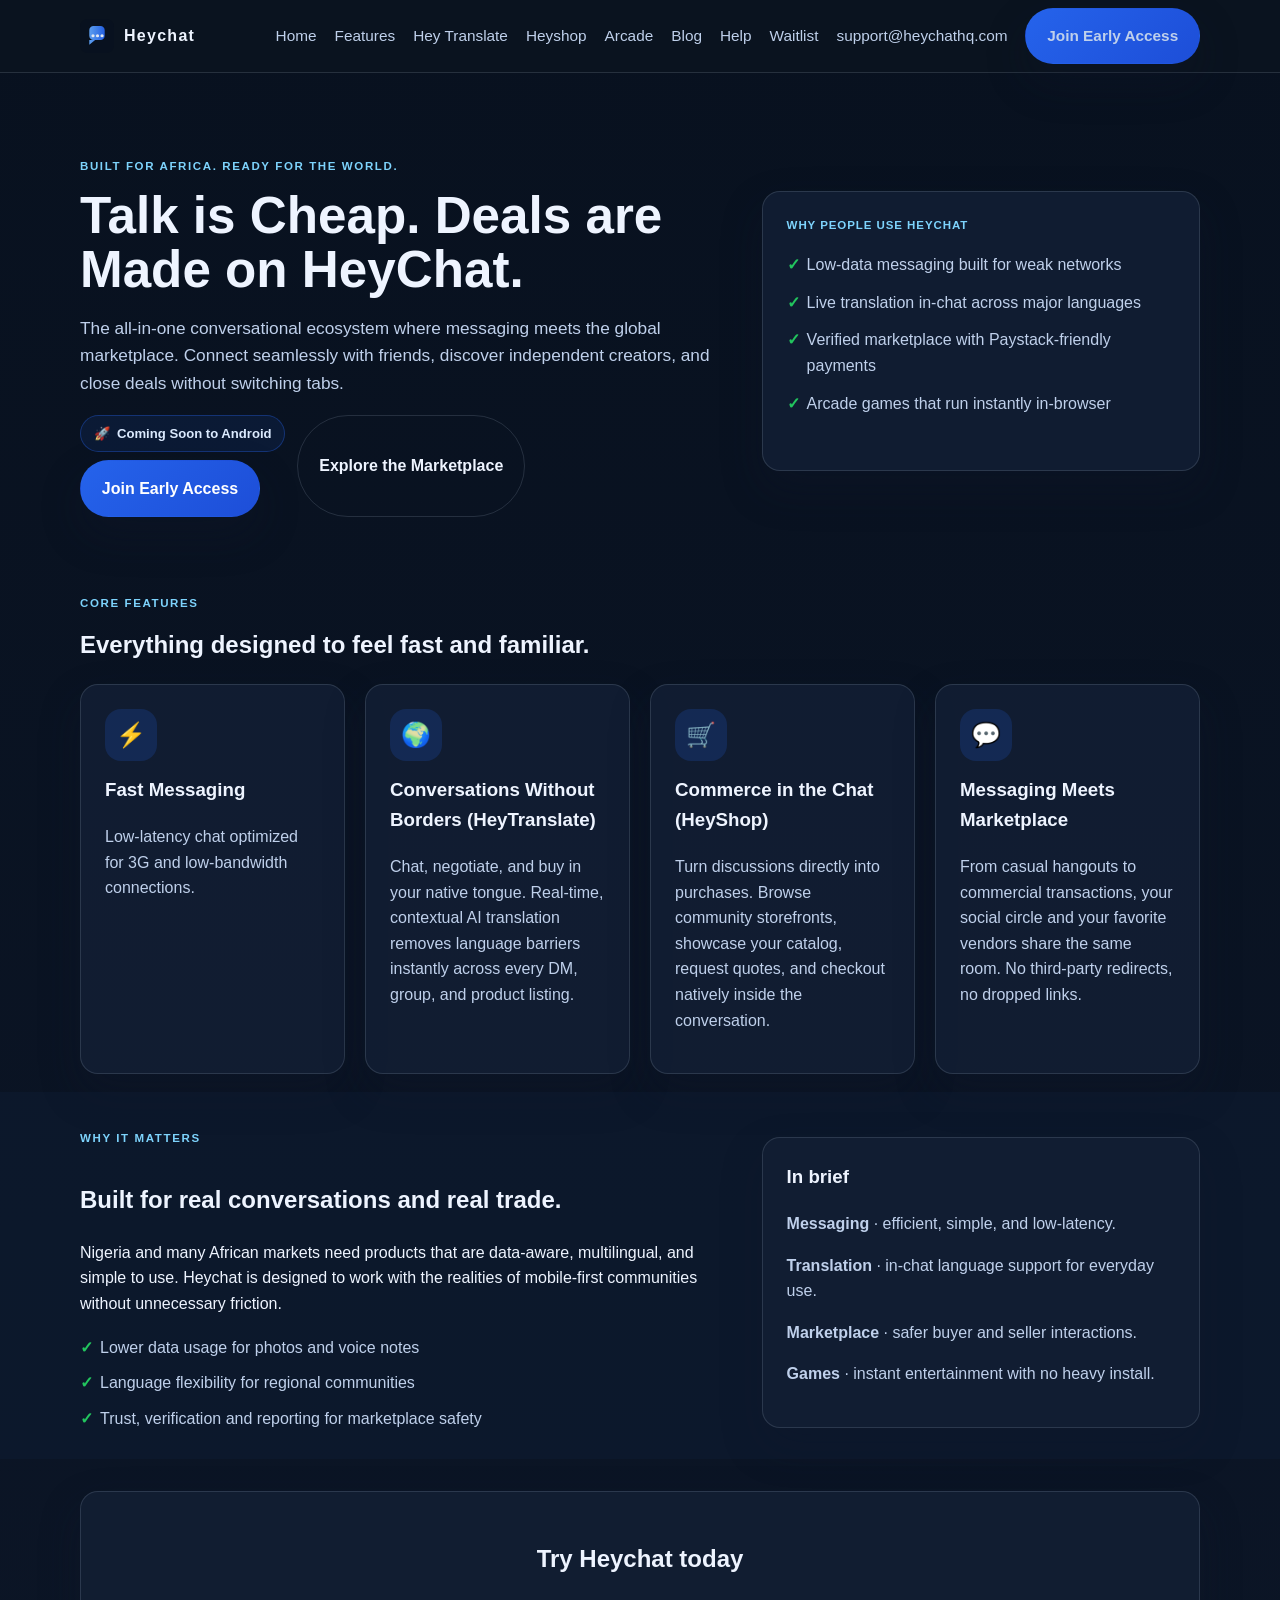
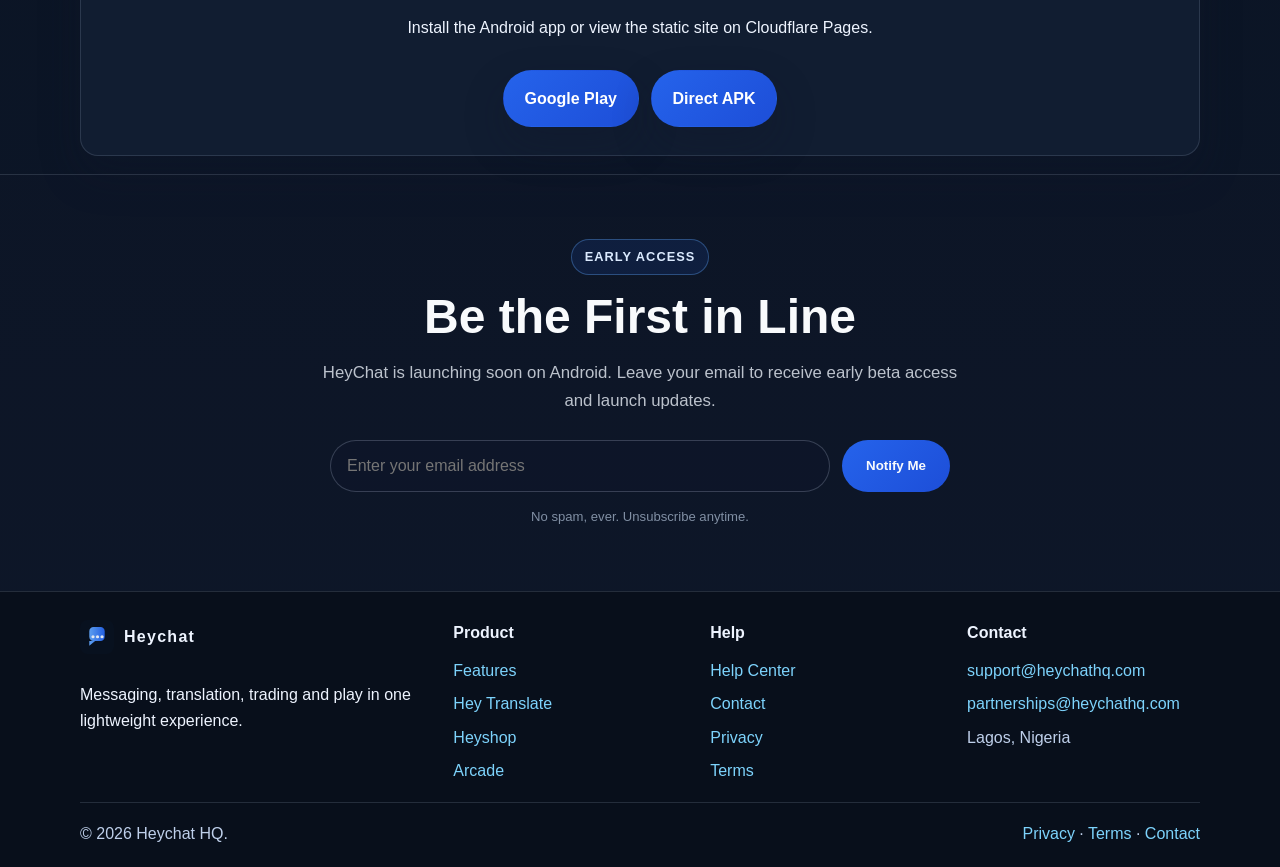
<file: index.html>
<!DOCTYPE html>
<html lang="en">
  <head>
    <meta charset="UTF-8" />
    <meta name="viewport" content="width=device-width, initial-scale=1.0" />
    <title>HeyChat — The Conversational Marketplace</title>
    <meta
      name="description"
      content="Connect with friends, discover verified sellers, translate chats instantly, and play casual web games. Coming soon to Android."
    />
    <meta name="theme-color" content="#2563eb" />

    <meta property="og:type" content="website" />
    <meta property="og:url" content="https://heychathq.com/" />
    <meta property="og:title" content="HeyChat — Chat, Shop & Play" />
    <meta
      property="og:description"
      content="Connect with friends, buy directly in chat, and play web games. Early access now open."
    />
    <meta property="og:image" content="./assets/og-preview.png" />

    <meta name="twitter:card" content="summary_large_image" />
    <meta name="twitter:title" content="HeyChat — The Conversational Marketplace" />
    <meta
      name="twitter:description"
      content="Chat, buy from local sellers, and play games on web and Android."
    />
    <meta name="twitter:image" content="./assets/og-preview.png" />

    <link rel="icon" type="image/png" href="./assets/favicon.png" />
    <link rel="stylesheet" href="css/styles.css" />
    <link rel="stylesheet" href="css/responsive.css" />
    <style>
      html {
        scroll-behavior: smooth;
      }

      @media (max-width: 768px) {
        .nav-shell {
          position: relative;
        }

        .nav-toggle {
          display: inline-flex !important;
          align-items: center;
          justify-content: center;
          width: 42px;
          height: 42px;
          border: 1px solid rgba(148, 163, 184, 0.3);
          border-radius: 10px;
          background: rgba(15, 23, 42, 0.9);
          color: #f8fafc;
          cursor: pointer;
          z-index: 10000;
        }

        .nav-links {
          display: none;
          position: absolute;
          top: calc(100% + 10px);
          left: 0;
          right: 0;
          flex-direction: column;
          gap: 0.5rem;
          padding: 0.85rem;
          background: rgba(11, 18, 32, 0.98);
          border: 1px solid rgba(148, 163, 184, 0.2);
          border-radius: 14px;
          box-shadow: 0 18px 40px rgba(2, 6, 23, 0.45);
          z-index: 9999;
        }

        .nav-links.active {
          display: flex;
        }

        .nav-links a {
          display: block;
          width: 100%;
          padding: 0.85rem 0.95rem;
          border-radius: 10px;
          color: #f8fafc;
          background: rgba(148, 163, 184, 0.06);
          text-decoration: none;
          font-weight: 600;
          line-height: 1.2;
          text-align: left;
        }

        .nav-links a:hover,
        .nav-links a:focus {
          background: rgba(37, 99, 235, 0.18);
        }
      }
    </style>
  </head>
  <body>
    <header class="site-header">
      <div class="container nav-shell">
        <a class="brand" href="index.html" aria-label="Heychat home">
          <img src="assets/logo.svg" alt="Heychat logo" width="34" height="34" />
          <span>Heychat</span>
        </a>

        <button
          class="nav-toggle"
          id="menu-toggle"
          type="button"
          aria-label="Open menu"
          aria-expanded="false"
          aria-controls="site-nav"
        >
          <span></span>
        </button>

        <nav class="nav-links" id="site-nav" aria-label="Main navigation">
          <a href="index.html">Home</a>
          <a href="features.html">Features</a>
          <a href="features.html#translate">Hey Translate</a>
          <a href="heyshop.html">Heyshop</a>
          <a href="games.html">Arcade</a>
          <a href="blog.html">Blog</a>
          <a href="help.html">Help</a>
          <a href="#waitlist">Waitlist</a>
          <a href="mailto:support@heychathq.com">support@heychathq.com</a>
          <a class="btn btn-primary" href="#waitlist">Join Early Access</a>
        </nav>
      </div>
    </header>

    <main>
      <section class="hero">
        <div class="container hero-grid">
          <div class="hero-copy">
            <p class="eyebrow">Built for Africa. Ready for the world.</p>
            <h1>Talk is Cheap. Deals are Made on HeyChat.</h1>
            <p class="lead">
              The all-in-one conversational ecosystem where messaging meets the global marketplace.
              Connect seamlessly with friends, discover independent creators, and close deals without switching tabs.
            </p>
            <div class="btn-row">
              <div style="display: flex; flex-direction: column; align-items: flex-start; gap: 0.5rem;">
                <span
                  style="display: inline-flex; align-items: center; gap: 0.45rem; padding: 0.45rem 0.8rem; border: 1px solid rgba(37, 99, 235, 0.35); border-radius: 999px; background: rgba(37, 99, 235, 0.1); color: #dbeafe; font-size: 0.82rem; font-weight: 700;"
                  aria-label="Coming soon to Android"
                >
                  <span aria-hidden="true">🚀</span>
                  Coming Soon to Android
                </span>
                <a class="btn btn-primary" href="#waitlist">Join Early Access</a>
              </div>
              <a class="btn btn-secondary" href="heyshop.html">Explore the Marketplace</a>
            </div>
          </div>

          <div class="hero-card">
            <div class="mini-label">Why people use Heychat</div>
            <ul class="check-list">
              <li>Low-data messaging built for weak networks</li>
              <li>Live translation in-chat across major languages</li>
              <li>Verified marketplace with Paystack-friendly payments</li>
              <li>Arcade games that run instantly in-browser</li>
            </ul>
          </div>
        </div>
      </section>

      <section class="section">
        <div class="container">
          <div class="section-head">
            <span class="eyebrow">Core features</span>
            <h2>Everything designed to feel fast and familiar.</h2>
          </div>

          <div class="grid grid-4">
            <article class="card">
              <div class="icon">⚡</div>
              <h3>Fast Messaging</h3>
              <p>Low-latency chat optimized for 3G and low-bandwidth connections.</p>
            </article>
            <article class="card">
              <div class="icon">🌍</div>
              <h3>Conversations Without Borders (HeyTranslate)</h3>
              <p>Chat, negotiate, and buy in your native tongue. Real-time, contextual AI translation removes language barriers instantly across every DM, group, and product listing.</p>
            </article>
            <article class="card">
              <div class="icon">🛒</div>
              <h3>Commerce in the Chat (HeyShop)</h3>
              <p>Turn discussions directly into purchases. Browse community storefronts, showcase your catalog, request quotes, and checkout natively inside the conversation.</p>
            </article>
            <article class="card">
              <div class="icon">💬</div>
              <h3>Messaging Meets Marketplace</h3>
              <p>From casual hangouts to commercial transactions, your social circle and your favorite vendors share the same room. No third-party redirects, no dropped links.</p>
            </article>
          </div>
        </div>
      </section>

      <section class="section soft">
        <div class="container split">
          <div>
            <span class="eyebrow">Why it matters</span>
            <h2>Built for real conversations and real trade.</h2>
            <p>
              Nigeria and many African markets need products that are data-aware, multilingual, and simple to use.
              Heychat is designed to work with the realities of mobile-first communities without unnecessary friction.
            </p>
            <ul class="check-list inline-checks">
              <li>Lower data usage for photos and voice notes</li>
              <li>Language flexibility for regional communities</li>
              <li>Trust, verification and reporting for marketplace safety</li>
            </ul>
          </div>
          <div class="info-panel">
            <h3>In brief</h3>
            <p><strong>Messaging</strong> · efficient, simple, and low-latency.</p>
            <p><strong>Translation</strong> · in-chat language support for everyday use.</p>
            <p><strong>Marketplace</strong> · safer buyer and seller interactions.</p>
            <p><strong>Games</strong> · instant entertainment with no heavy install.</p>
          </div>
        </div>
      </section>

      <section class="section">
        <div class="container">
          <div class="cta-band">
            <h2>Try Heychat today</h2>
            <p>Install the Android app or view the static site on Cloudflare Pages.</p>
            <div class="btn-row center">
              <a class="btn btn-primary" href="https://play.google.com/store/apps/details?id=com.heychathq.app">Google Play</a>
              <a class="btn btn-primary" href="https://media.heychathq.com/heychat-v1.0.0.apk" download>Direct APK</a>
            </div>
          </div>
        </div>
      </section>
    </main>

    <section id="waitlist" style="padding: 4rem 1.25rem; border-top: 1px solid rgba(148, 163, 184, 0.2); background: rgba(15, 23, 42, 0.28);">
      <div class="container" style="max-width: 1100px; margin: 0 auto;">
        <div style="display: flex; justify-content: center; margin-bottom: 1rem;">
          <span
            style="display: inline-flex; align-items: center; justify-content: center; padding: 0.45rem 0.8rem; border-radius: 999px; border: 1px solid rgba(96, 165, 250, 0.35); background: rgba(37, 99, 235, 0.12); color: #dbeafe; font-size: 0.8rem; font-weight: 700; letter-spacing: 0.08em; text-transform: uppercase;"
          >
            Early Access
          </span>
        </div>

        <div style="max-width: 720px; margin: 0 auto; text-align: center;">
          <h2 style="margin: 0 0 0.9rem; font-size: clamp(2rem, 4vw, 3rem); line-height: 1.1; color: #f8fafc;">
            Be the First in Line
          </h2>

          <p style="margin: 0 auto 1.5rem; max-width: 640px; font-size: 1.05rem; line-height: 1.7; color: rgba(226, 232, 240, 0.82);">
            HeyChat is launching soon on Android. Leave your email to receive early beta access and launch updates.
          </p>

          <form
            action="https://formspree.io/f/xvkkqdqe"
            method="POST"
            style="display: flex; flex-wrap: wrap; align-items: center; justify-content: center; gap: 0.75rem; margin: 0 auto 0.9rem; max-width: 620px;"
          >
            <input
              type="email"
              name="email"
              placeholder="Enter your email address"
              required
              style="flex: 1 1 340px; min-width: 0; height: 52px; padding: 0 1rem; border-radius: 999px; border: 1px solid rgba(148, 163, 184, 0.3); background: rgba(15, 23, 42, 0.55); color: #f8fafc; font: inherit; outline: none;"
            />
            <button
              type="submit"
              style="height: 52px; padding: 0 1.5rem; border: none; border-radius: 999px; background: linear-gradient(135deg, #2563eb, #1d4ed8); color: #f8fafc; font-weight: 700; cursor: pointer;"
            >
              Notify Me
            </button>
          </form>

          <p style="margin: 0; font-size: 0.82rem; color: rgba(148, 163, 184, 0.86);">
            No spam, ever. Unsubscribe anytime.
          </p>
        </div>
      </div>
    </section>

    <footer class="site-footer">
      <div class="container footer-grid">
        <div>
          <a class="brand footer-brand" href="index.html">
            <img src="assets/logo.svg" alt="Heychat logo" width="34" height="34" />
            <span>Heychat</span>
          </a>
          <p>Messaging, translation, trading and play in one lightweight experience.</p>
        </div>

        <div>
          <h4>Product</h4>
          <ul>
            <li><a href="features.html">Features</a></li>
            <li><a href="features.html#translate">Hey Translate</a></li>
            <li><a href="heyshop.html">Heyshop</a></li>
            <li><a href="games.html">Arcade</a></li>
          </ul>
        </div>

        <div>
          <h4>Help</h4>
          <ul>
            <li><a href="help.html">Help Center</a></li>
            <li><a href="contact.html">Contact</a></li>
            <li><a href="privacy.html">Privacy</a></li>
            <li><a href="terms.html">Terms</a></li>
          </ul>
        </div>

        <div>
          <h4>Contact</h4>
          <ul>
            <li><a href="mailto:support@heychathq.com">support@heychathq.com</a></li>
            <li><a href="mailto:partnerships@heychathq.com">partnerships@heychathq.com</a></li>
            <li>Lagos, Nigeria</li>
          </ul>
        </div>
      </div>

      <div class="container footer-bottom">
        <span>© <span data-year>2026</span> Heychat HQ.</span>
        <span><a href="privacy.html">Privacy</a> · <a href="terms.html">Terms</a> · <a href="contact.html">Contact</a></span>
      </div>
    </footer>

    <script>
      const menuToggle = document.getElementById("menu-toggle");
      const siteNav = document.getElementById("site-nav");

      if (menuToggle && siteNav) {
        menuToggle.addEventListener("click", function () {
          const isExpanded = menuToggle.getAttribute("aria-expanded") === "true";
          menuToggle.setAttribute("aria-expanded", String(!isExpanded));
          siteNav.classList.toggle("active", !isExpanded);
        });

        siteNav.querySelectorAll("a").forEach(function (link) {
          link.addEventListener("click", function () {
            siteNav.classList.remove("active");
            menuToggle.setAttribute("aria-expanded", "false");
          });
        });
      }
    </script>
    <script src="js/main.js"></script>
  </body>
</html>
</file>
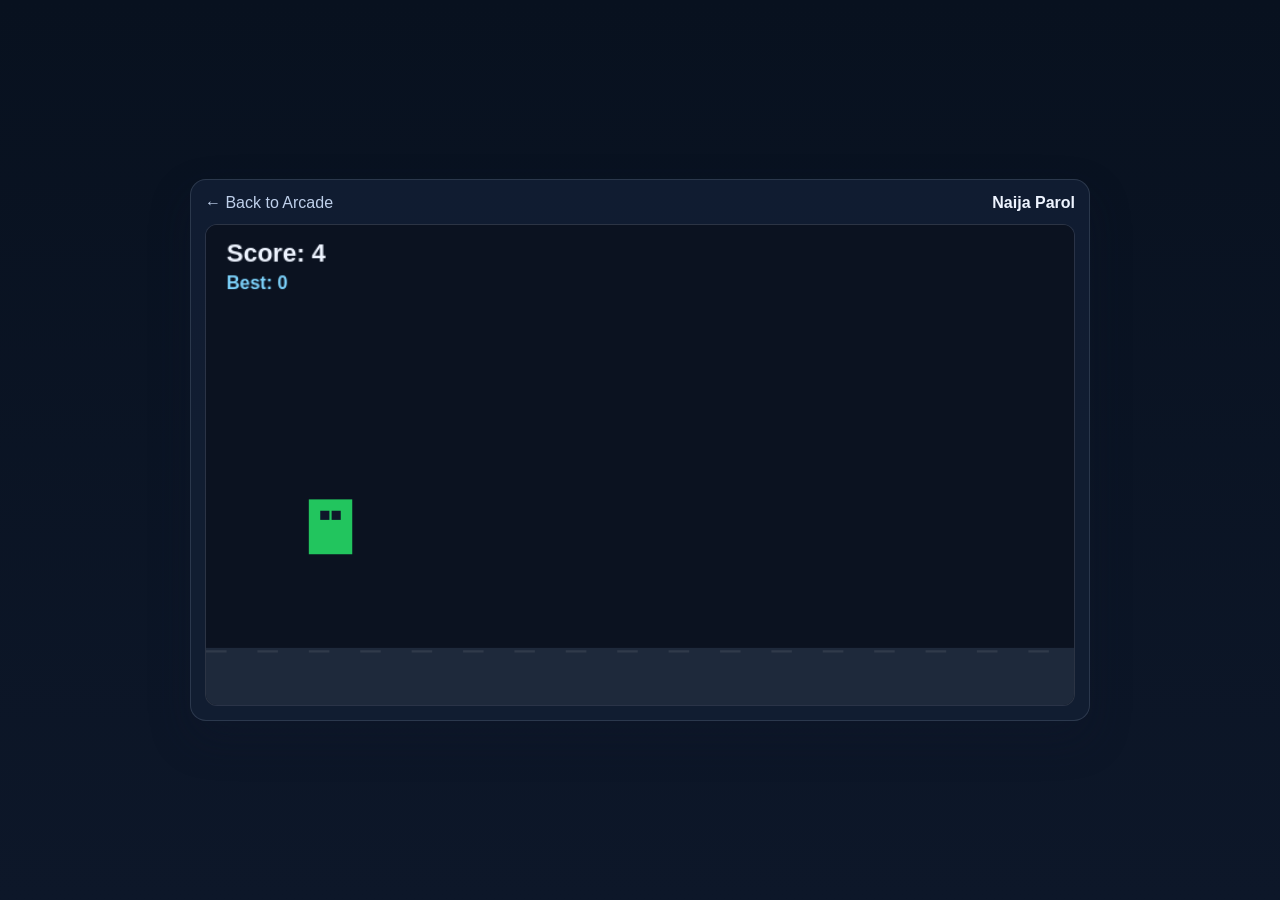
<file: games/parol/index.html>
<!DOCTYPE html>
<html lang="en">
  <head>
    <meta charset="UTF-8" />
    <meta name="viewport" content="width=device-width, initial-scale=1.0" />
    <title>Naija Parol</title>
    <style>
      :root {
        --bg: #08111f;
        --panel: #101827;
        --line: rgba(148, 163, 184, 0.2);
        --text: #eef4ff;
        --muted: #bfd0eb;
        --primary: #2563eb;
      }

      * { box-sizing: border-box; }

      body {
        margin: 0;
        min-height: 100vh;
        display: grid;
        place-items: center;
        background: linear-gradient(180deg, #08111f, #0d1729);
        color: var(--text);
        font-family: Arial, Helvetica, sans-serif;
      }

      .frame {
        width: min(900px, calc(100% - 20px));
        background: rgba(18, 31, 52, 0.9);
        border: 1px solid var(--line);
        border-radius: 16px;
        padding: 14px;
        box-shadow: 0 18px 40px rgba(15, 23, 42, 0.3);
      }

      header {
        display: flex;
        justify-content: space-between;
        align-items: center;
        gap: 12px;
        margin-bottom: 12px;
      }

      a {
        color: var(--muted);
        text-decoration: none;
      }

      a:hover {
        text-decoration: underline;
      }

      .btn {
        display: inline-block;
        padding: 0.7rem 1rem;
        border-radius: 999px;
        border: 1px solid var(--line);
        color: var(--text);
        background: transparent;
      }

      canvas {
        display: block;
        width: 100%;
        height: auto;
        border-radius: 12px;
        background: linear-gradient(180deg, #0f172a, #111827);
        border: 1px solid var(--line);
      }
    </style>
  </head>
  <body>
    <div class="frame">
      <header>
        <a href="../play.html">← Back to Arcade</a>
        <strong>Naija Parol</strong>
      </header>
      <canvas id="game" width="760" height="420"></canvas>
    </div>

    <script src="./game.js"></script>
  </body>
</html>
</file>
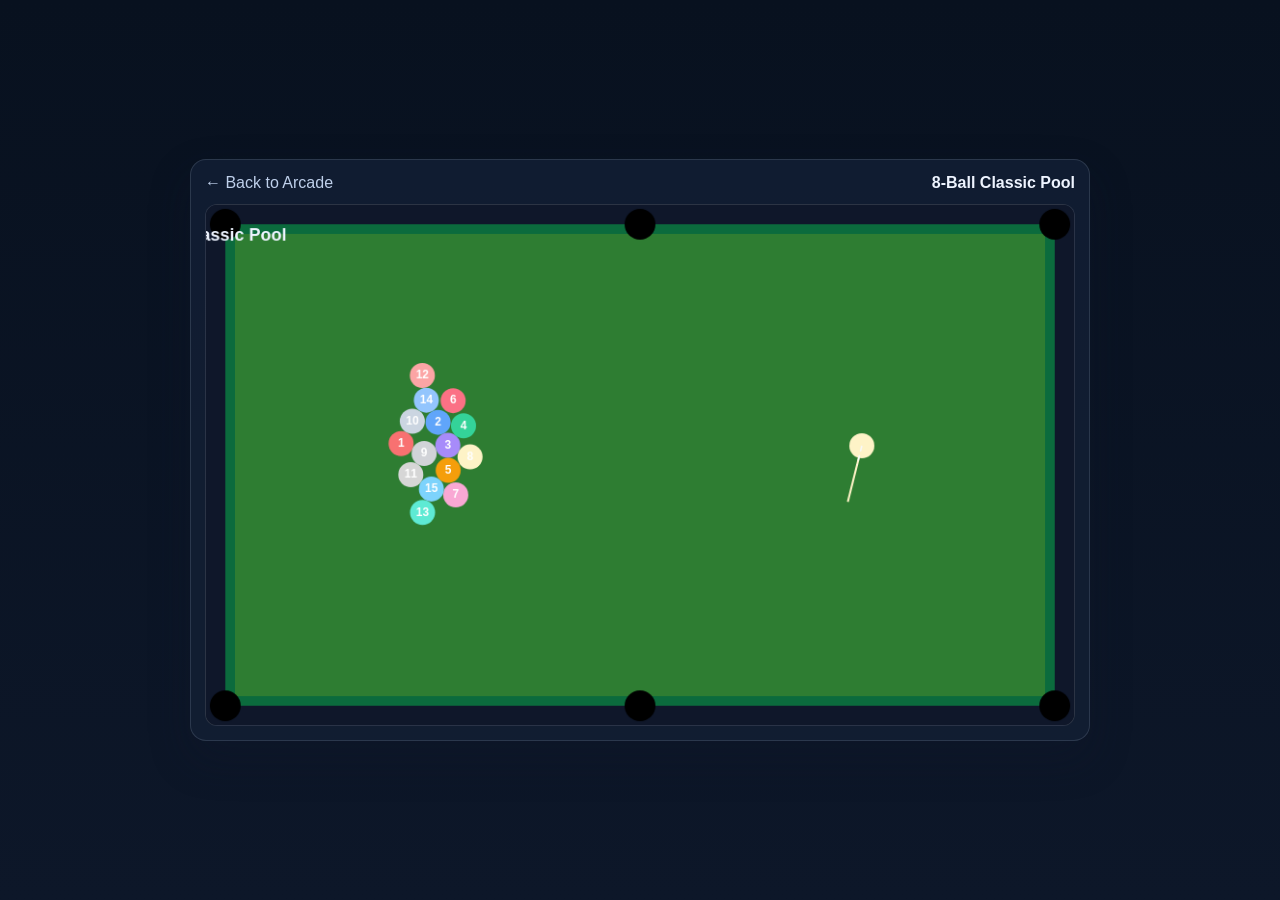
<file: games/pool/index.html>
<!DOCTYPE html>
<html lang="en">
  <head>
    <meta charset="UTF-8" />
    <meta name="viewport" content="width=device-width, initial-scale=1.0" />
    <title>8-Ball Classic Pool</title>
    <style>
      :root {
        --bg: #08111f;
        --panel: #101827;
        --line: rgba(148, 163, 184, 0.2);
        --text: #eef4ff;
        --muted: #bfd0eb;
        --primary: #2563eb;
      }

      * { box-sizing: border-box; }

      body {
        margin: 0;
        min-height: 100vh;
        display: grid;
        place-items: center;
        background: linear-gradient(180deg, #08111f, #0d1729);
        color: var(--text);
        font-family: Arial, Helvetica, sans-serif;
      }

      .frame {
        width: min(900px, calc(100% - 20px));
        background: rgba(18, 31, 52, 0.9);
        border: 1px solid var(--line);
        border-radius: 16px;
        padding: 14px;
        box-shadow: 0 18px 40px rgba(15, 23, 42, 0.3);
      }

      header {
        display: flex;
        justify-content: space-between;
        align-items: center;
        gap: 12px;
        margin-bottom: 12px;
      }

      a {
        color: var(--muted);
        text-decoration: none;
      }

      a:hover {
        text-decoration: underline;
      }

      .btn {
        display: inline-block;
        padding: 0.7rem 1rem;
        border-radius: 999px;
        border: 1px solid var(--line);
        color: var(--text);
        background: transparent;
      }

      canvas {
        display: block;
        width: 100%;
        height: auto;
        border-radius: 12px;
        background: linear-gradient(180deg, #0f172a, #111827);
        border: 1px solid var(--line);
      }
    </style>
  </head>
  <body>
    <div class="frame">
      <header>
        <a href="../play.html">← Back to Arcade</a>
        <strong>8-Ball Classic Pool</strong>
      </header>
      <canvas id="game" width="900" height="540"></canvas>
    </div>

    <script src="./game.js"></script>
  </body>
</html>
</file>
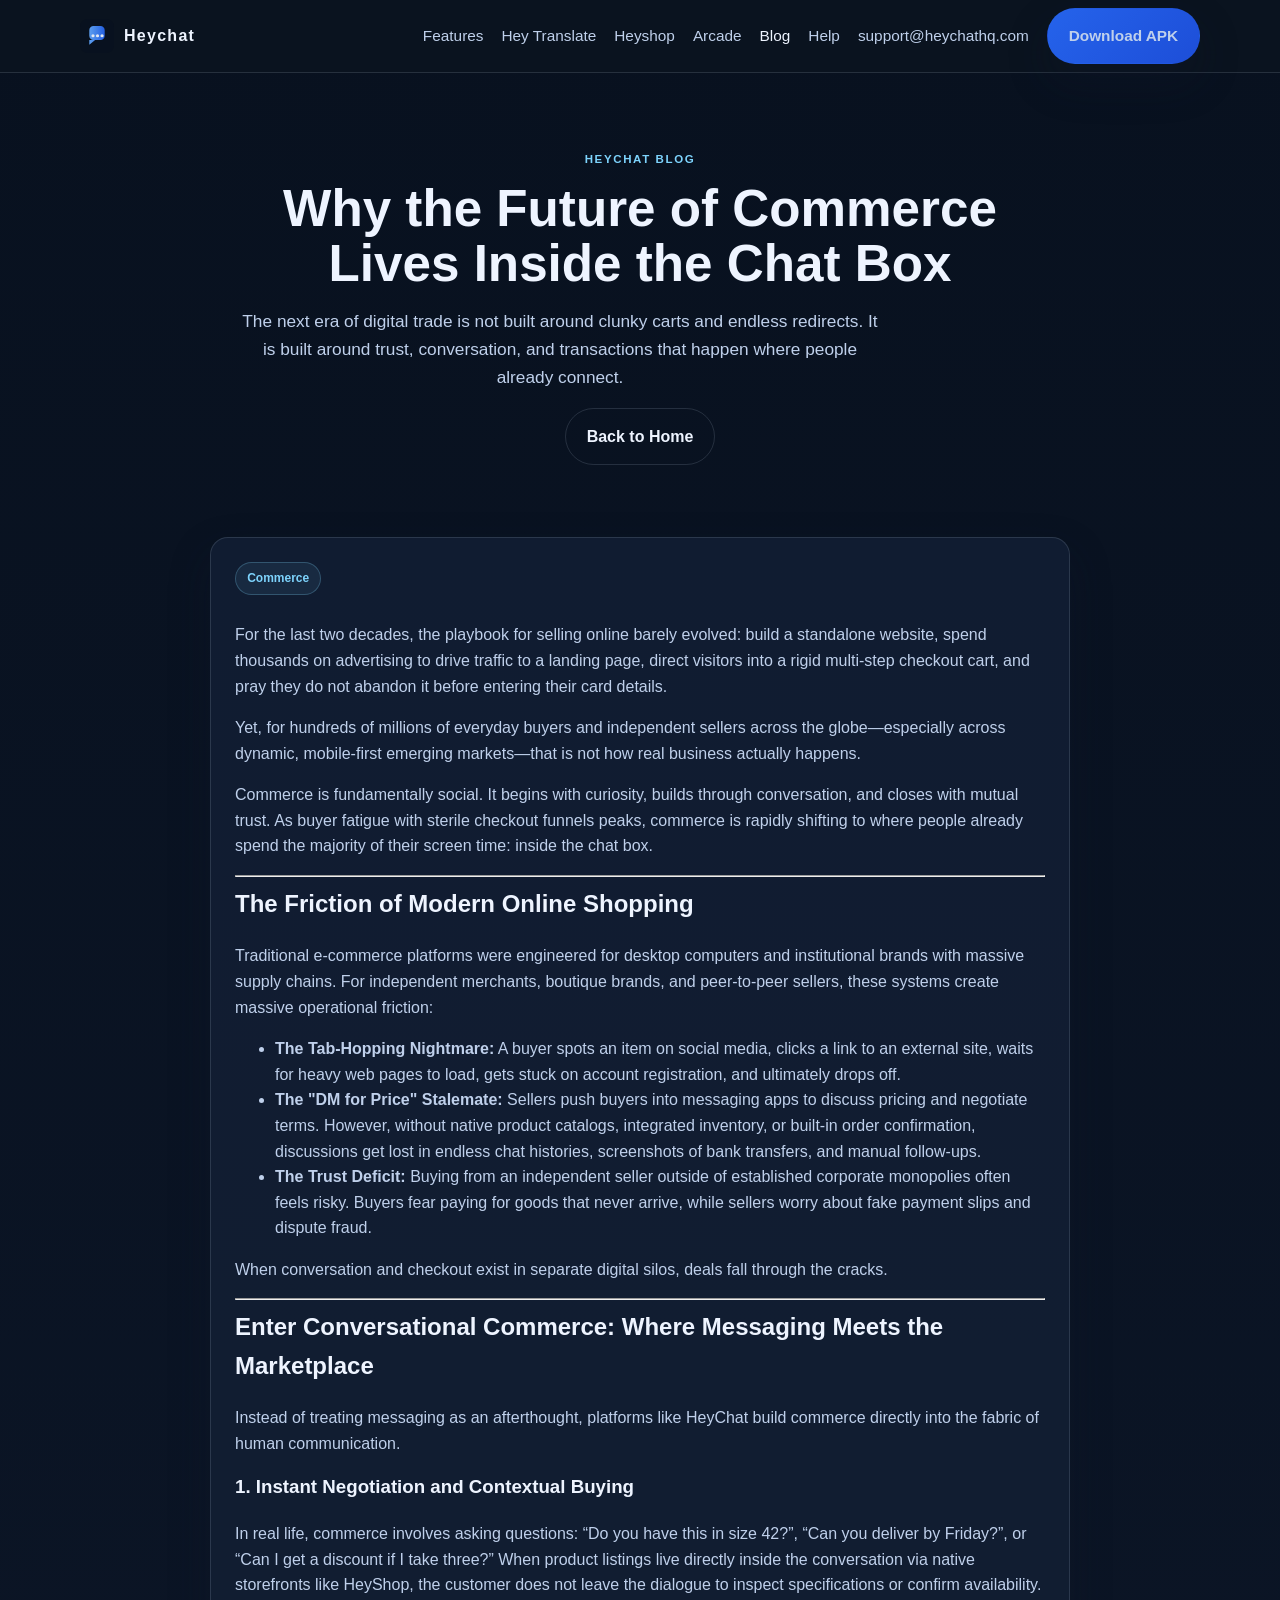
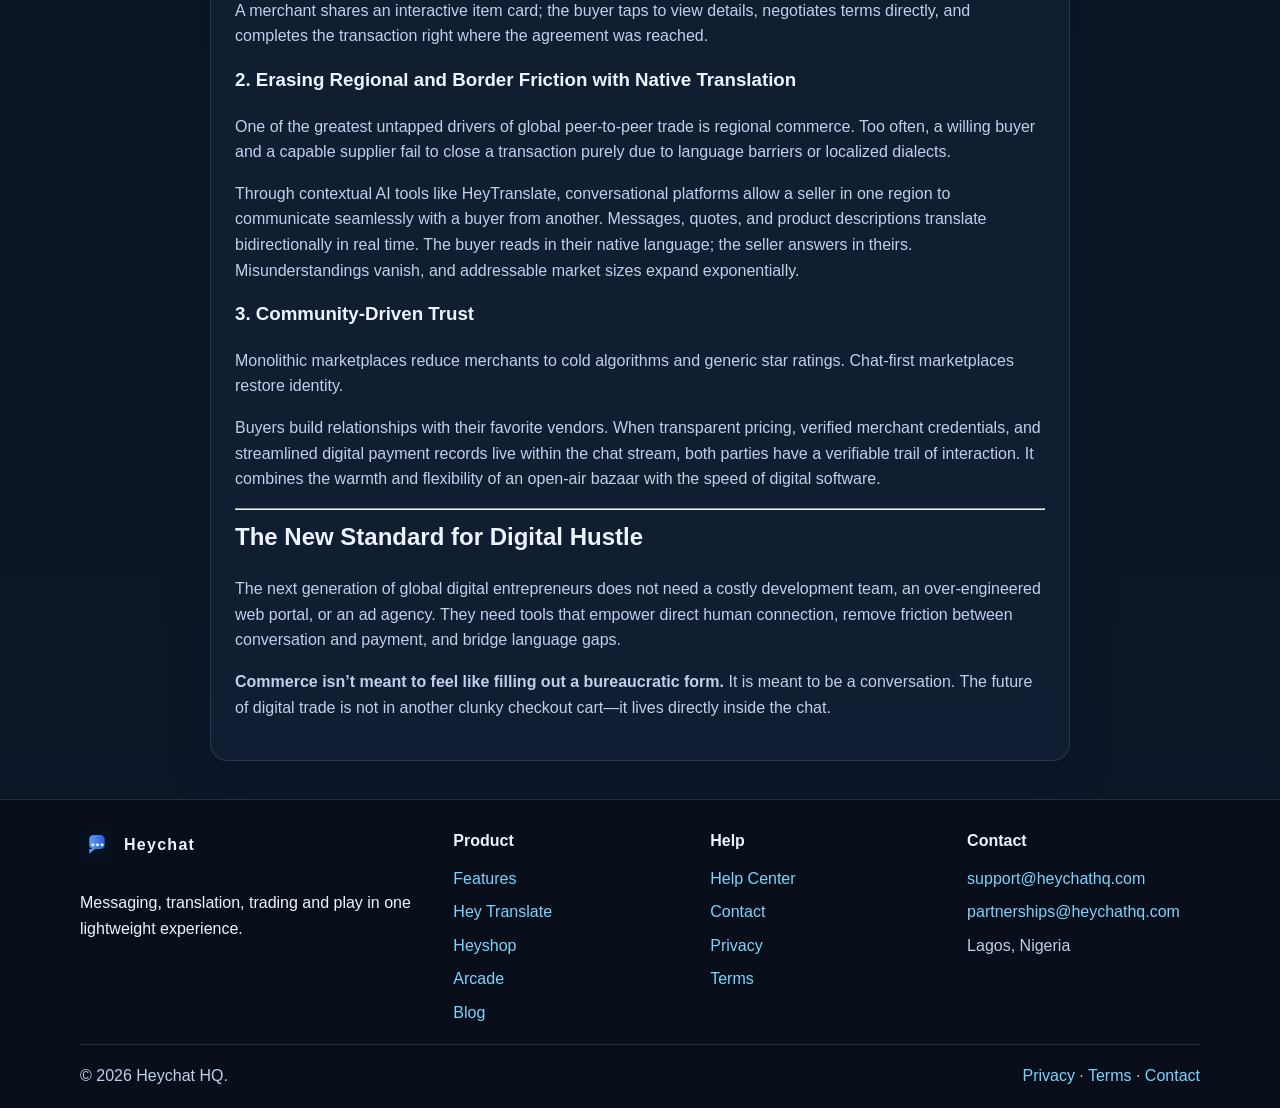
<file: blog.html>
<!DOCTYPE html>
<html lang="en">
  <head>
    <meta charset="UTF-8" />
    <meta name="viewport" content="width=device-width, initial-scale=1.0" />
    <title>Why the Future of Commerce Lives Inside the Chat Box - HeyChat Blog</title>
    <meta
      name="description"
      content="Why the future of commerce lives inside the chat box, with conversational commerce, trust, and multilingual trade built directly into messaging."
    />
    <link rel="icon" href="assets/favicon.svg" type="image/svg+xml" />
    <link rel="stylesheet" href="css/styles.css" />
    <link rel="stylesheet" href="css/responsive.css" />
  </head>
  <body>
    <header class="site-header">
      <div class="container nav-shell">
        <a class="brand" href="index.html" aria-label="Heychat home">
          <img src="assets/logo.svg" alt="Heychat logo" width="34" height="34" />
          <span>Heychat</span>
        </a>

        <button class="nav-toggle" aria-label="Open menu" aria-expanded="false">
          <span></span>
        </button>

        <nav class="nav-links" aria-label="Main navigation">
          <a href="features.html">Features</a>
          <a href="features.html#translate">Hey Translate</a>
          <a href="heyshop.html">Heyshop</a>
          <a href="games.html">Arcade</a>
          <a href="blog.html" class="active">Blog</a>
          <a href="help.html">Help</a>
          <a href="mailto:support@heychathq.com">support@heychathq.com</a>
          <a class="btn btn-primary" href="https://media.heychathq.com/heychat-v1.0.0.apk" download>
            Download APK
          </a>
        </nav>
      </div>
    </header>

    <main>
      <section class="page-hero">
        <div class="container narrow">
          <span class="eyebrow">HeyChat Blog</span>
          <h1>Why the Future of Commerce Lives Inside the Chat Box</h1>
          <p>
            The next era of digital trade is not built around clunky carts and endless redirects.
            It is built around trust, conversation, and transactions that happen where people already connect.
          </p>
          <div class="btn-row center">
            <a class="btn btn-secondary" href="index.html">Back to Home</a>
          </div>
        </div>
      </section>

      <section class="section">
        <div class="container prose">
          <article class="card article-card">
            <span class="tag">Commerce</span>

            <p>
              For the last two decades, the playbook for selling online barely evolved: build a standalone website,
              spend thousands on advertising to drive traffic to a landing page, direct visitors into a rigid
              multi-step checkout cart, and pray they do not abandon it before entering their card details.
            </p>

            <p>
              Yet, for hundreds of millions of everyday buyers and independent sellers across the globe—especially
              across dynamic, mobile-first emerging markets—that is not how real business actually happens.
            </p>

            <p>
              Commerce is fundamentally social. It begins with curiosity, builds through conversation, and closes with
              mutual trust. As buyer fatigue with sterile checkout funnels peaks, commerce is rapidly shifting to
              where people already spend the majority of their screen time: inside the chat box.
            </p>

            <hr />

            <h2>The Friction of Modern Online Shopping</h2>
            <p>
              Traditional e-commerce platforms were engineered for desktop computers and institutional brands with
              massive supply chains. For independent merchants, boutique brands, and peer-to-peer sellers, these
              systems create massive operational friction:
            </p>

            <ul>
              <li>
                <strong>The Tab-Hopping Nightmare:</strong> A buyer spots an item on social media, clicks a link to
                an external site, waits for heavy web pages to load, gets stuck on account registration, and
                ultimately drops off.
              </li>
              <li>
                <strong>The "DM for Price" Stalemate:</strong> Sellers push buyers into messaging apps to discuss
                pricing and negotiate terms. However, without native product catalogs, integrated inventory, or
                built-in order confirmation, discussions get lost in endless chat histories, screenshots of bank
                transfers, and manual follow-ups.
              </li>
              <li>
                <strong>The Trust Deficit:</strong> Buying from an independent seller outside of established corporate
                monopolies often feels risky. Buyers fear paying for goods that never arrive, while sellers worry
                about fake payment slips and dispute fraud.
              </li>
            </ul>

            <p>
              When conversation and checkout exist in separate digital silos, deals fall through the cracks.
            </p>

            <hr />

            <h2>Enter Conversational Commerce: Where Messaging Meets the Marketplace</h2>
            <p>
              Instead of treating messaging as an afterthought, platforms like HeyChat build commerce directly into
              the fabric of human communication.
            </p>

            <h3>1. Instant Negotiation and Contextual Buying</h3>
            <p>
              In real life, commerce involves asking questions: “Do you have this in size 42?”, “Can you deliver by
              Friday?”, or “Can I get a discount if I take three?” When product listings live directly inside the
              conversation via native storefronts like HeyShop, the customer does not leave the dialogue to inspect
              specifications or confirm availability. A merchant shares an interactive item card; the buyer taps to
              view details, negotiates terms directly, and completes the transaction right where the agreement was
              reached.
            </p>

            <h3>2. Erasing Regional and Border Friction with Native Translation</h3>
            <p>
              One of the greatest untapped drivers of global peer-to-peer trade is regional commerce. Too often, a
              willing buyer and a capable supplier fail to close a transaction purely due to language barriers or
              localized dialects.
            </p>
            <p>
              Through contextual AI tools like HeyTranslate, conversational platforms allow a seller in one region to
              communicate seamlessly with a buyer from another. Messages, quotes, and product descriptions translate
              bidirectionally in real time. The buyer reads in their native language; the seller answers in theirs.
              Misunderstandings vanish, and addressable market sizes expand exponentially.
            </p>

            <h3>3. Community-Driven Trust</h3>
            <p>
              Monolithic marketplaces reduce merchants to cold algorithms and generic star ratings. Chat-first
              marketplaces restore identity.
            </p>
            <p>
              Buyers build relationships with their favorite vendors. When transparent pricing, verified merchant
              credentials, and streamlined digital payment records live within the chat stream, both parties have a
              verifiable trail of interaction. It combines the warmth and flexibility of an open-air bazaar with
              the speed of digital software.
            </p>

            <hr />

            <h2>The New Standard for Digital Hustle</h2>
            <p>
              The next generation of global digital entrepreneurs does not need a costly development team, an
              over-engineered web portal, or an ad agency. They need tools that empower direct human connection,
              remove friction between conversation and payment, and bridge language gaps.
            </p>

            <p>
              <strong>Commerce isn’t meant to feel like filling out a bureaucratic form.</strong> It is meant to be
              a conversation. The future of digital trade is not in another clunky checkout cart—it lives directly
              inside the chat.
            </p>
          </article>
        </div>
      </section>
    </main>

    <footer class="site-footer">
      <div class="container footer-grid">
        <div>
          <a class="brand footer-brand" href="index.html">
            <img src="assets/logo.svg" alt="Heychat logo" width="34" height="34" />
            <span>Heychat</span>
          </a>
          <p>Messaging, translation, trading and play in one lightweight experience.</p>
        </div>

        <div>
          <h4>Product</h4>
          <ul>
            <li><a href="features.html">Features</a></li>
            <li><a href="features.html#translate">Hey Translate</a></li>
            <li><a href="heyshop.html">Heyshop</a></li>
            <li><a href="games.html">Arcade</a></li>
            <li><a href="blog.html">Blog</a></li>
          </ul>
        </div>

        <div>
          <h4>Help</h4>
          <ul>
            <li><a href="help.html">Help Center</a></li>
            <li><a href="contact.html">Contact</a></li>
            <li><a href="privacy.html">Privacy</a></li>
            <li><a href="terms.html">Terms</a></li>
          </ul>
        </div>

        <div>
          <h4>Contact</h4>
          <ul>
            <li><a href="mailto:support@heychathq.com">support@heychathq.com</a></li>
            <li><a href="mailto:partnerships@heychathq.com">partnerships@heychathq.com</a></li>
            <li>Lagos, Nigeria</li>
          </ul>
        </div>
      </div>

      <div class="container footer-bottom">
        <span>© <span data-year>2026</span> Heychat HQ.</span>
        <span><a href="privacy.html">Privacy</a> · <a href="terms.html">Terms</a> · <a href="contact.html">Contact</a></span>
      </div>
    </footer>

    <script src="js/main.js"></script>
  </body>
</html>
</file>
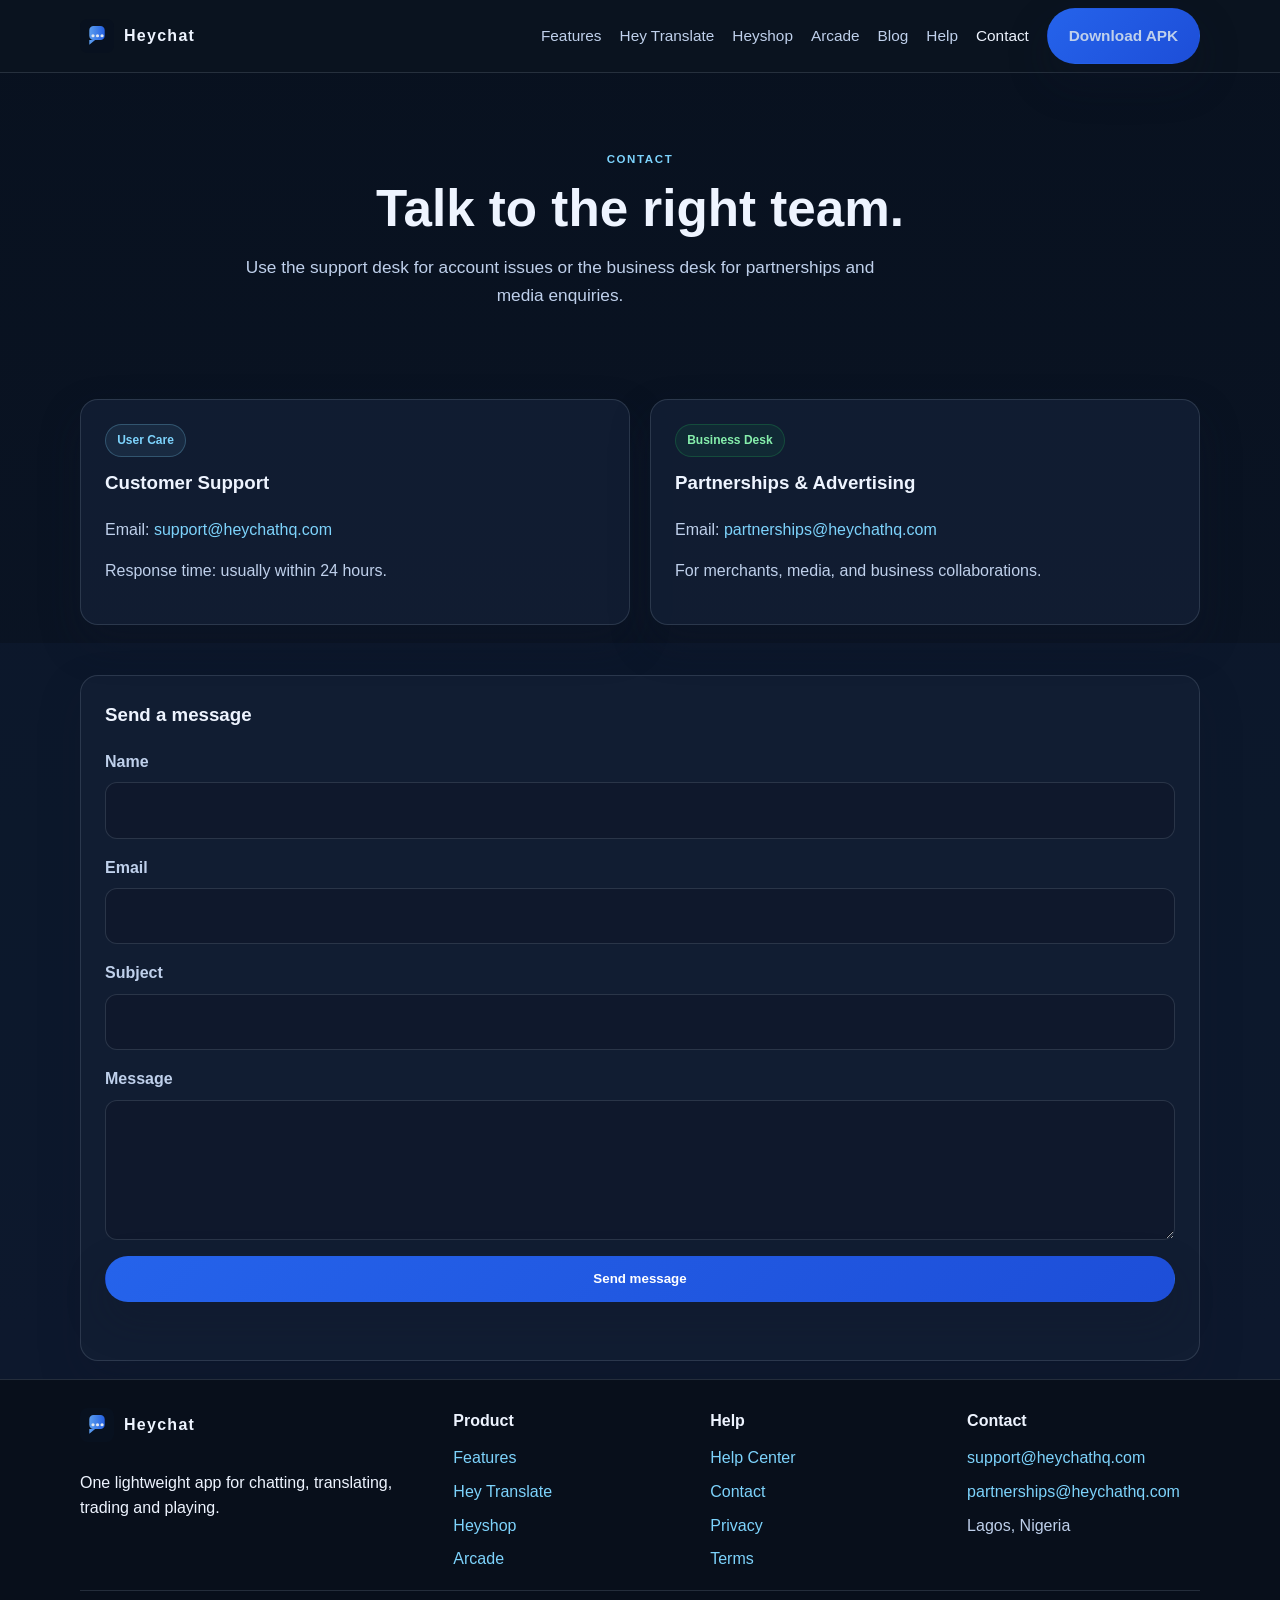
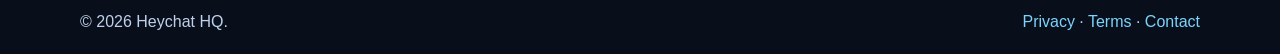
<file: contact.html>
<!DOCTYPE html>
<html lang="en">
  <head>
    <meta charset="UTF-8" />
    <meta name="viewport" content="width=device-width, initial-scale=1.0" />
    <title>Contact | Heychat</title>
    <meta name="description" content="Contact Heychat support or the business team." />
    <link rel="icon" href="assets/favicon.svg" type="image/svg+xml" />
    <link rel="stylesheet" href="css/styles.css" />
    <link rel="stylesheet" href="css/responsive.css" />
  </head>
  <body>
    <header class="site-header">
      <div class="container nav-shell">
        <a class="brand" href="index.html"><img src="assets/logo.svg" alt="" width="34" height="34" /><span>Heychat</span></a>
        <button class="nav-toggle" aria-label="Open menu" aria-expanded="false"><span></span></button>
        <nav class="nav-links">
          <a href="features.html">Features</a>
          <a href="features.html#translate">Hey Translate</a>
          <a href="heyshop.html">Heyshop</a>
          <a href="games.html">Arcade</a>
          <a href="blog.html">Blog</a>
          <a href="help.html">Help</a>
          <a href="contact.html" class="active">Contact</a>
          <a class="btn btn-primary" href="https://media.heychathq.com/heychat-v1.0.0.apk" download>Download APK</a>
        </nav>
      </div>
    </header>

    <main>
      <section class="page-hero">
        <div class="container narrow">
          <span class="eyebrow">Contact</span>
          <h1>Talk to the right team.</h1>
          <p>Use the support desk for account issues or the business desk for partnerships and media enquiries.</p>
        </div>
      </section>

      <section class="section">
        <div class="container grid grid-2">
          <div class="card">
            <span class="tag">User Care</span>
            <h3>Customer Support</h3>
            <p>Email: <a href="mailto:support@heychathq.com">support@heychathq.com</a></p>
            <p>Response time: usually within 24 hours.</p>
          </div>
          <div class="card">
            <span class="tag green">Business Desk</span>
            <h3>Partnerships & Advertising</h3>
            <p>Email: <a href="mailto:partnerships@heychathq.com">partnerships@heychathq.com</a></p>
            <p>For merchants, media, and business collaborations.</p>
          </div>
        </div>
      </section>

      <section class="section soft">
        <div class="container">
          <div class="card form-card">
            <h3>Send a message</h3>
            <form class="form" data-contact-form data-inbox="support">
              <div class="field"><label for="name">Name</label><input id="name" name="name" required /></div>
              <div class="field"><label for="email">Email</label><input id="email" name="email" type="email" required /></div>
              <div class="field"><label for="subject">Subject</label><input id="subject" name="subject" required /></div>
              <div class="field"><label for="message">Message</label><textarea id="message" name="message" required></textarea></div>
              <button class="btn btn-primary" type="submit">Send message</button>
              <div class="form-status" role="status"></div>
            </form>
          </div>
        </div>
      </section>
    </main>

    <footer class="site-footer">
      <div class="container footer-grid">
        <div>
          <a class="brand footer-brand" href="index.html"><img src="assets/logo.svg" alt="" width="34" height="34" /><span>Heychat</span></a>
          <p>One lightweight app for chatting, translating, trading and playing.</p>
        </div>
        <div>
          <h4>Product</h4>
          <ul>
            <li><a href="features.html">Features</a></li>
            <li><a href="features.html#translate">Hey Translate</a></li>
            <li><a href="heyshop.html">Heyshop</a></li>
            <li><a href="games.html">Arcade</a></li>
          </ul>
        </div>
        <div>
          <h4>Help</h4>
          <ul>
            <li><a href="help.html">Help Center</a></li>
            <li><a href="contact.html">Contact</a></li>
            <li><a href="privacy.html">Privacy</a></li>
            <li><a href="terms.html">Terms</a></li>
          </ul>
        </div>
        <div>
          <h4>Contact</h4>
          <ul>
            <li><a href="mailto:support@heychathq.com">support@heychathq.com</a></li>
            <li><a href="mailto:partnerships@heychathq.com">partnerships@heychathq.com</a></li>
            <li>Lagos, Nigeria</li>
          </ul>
        </div>
      </div>
      <div class="container footer-bottom">
        <span>© <span data-year>2026</span> Heychat HQ.</span>
        <span><a href="privacy.html">Privacy</a> · <a href="terms.html">Terms</a> · <a href="contact.html">Contact</a></span>
      </div>
    </footer>

    <script src="js/main.js"></script>
    <script src="js/contact.js"></script>
  </body>
</html>
</file>
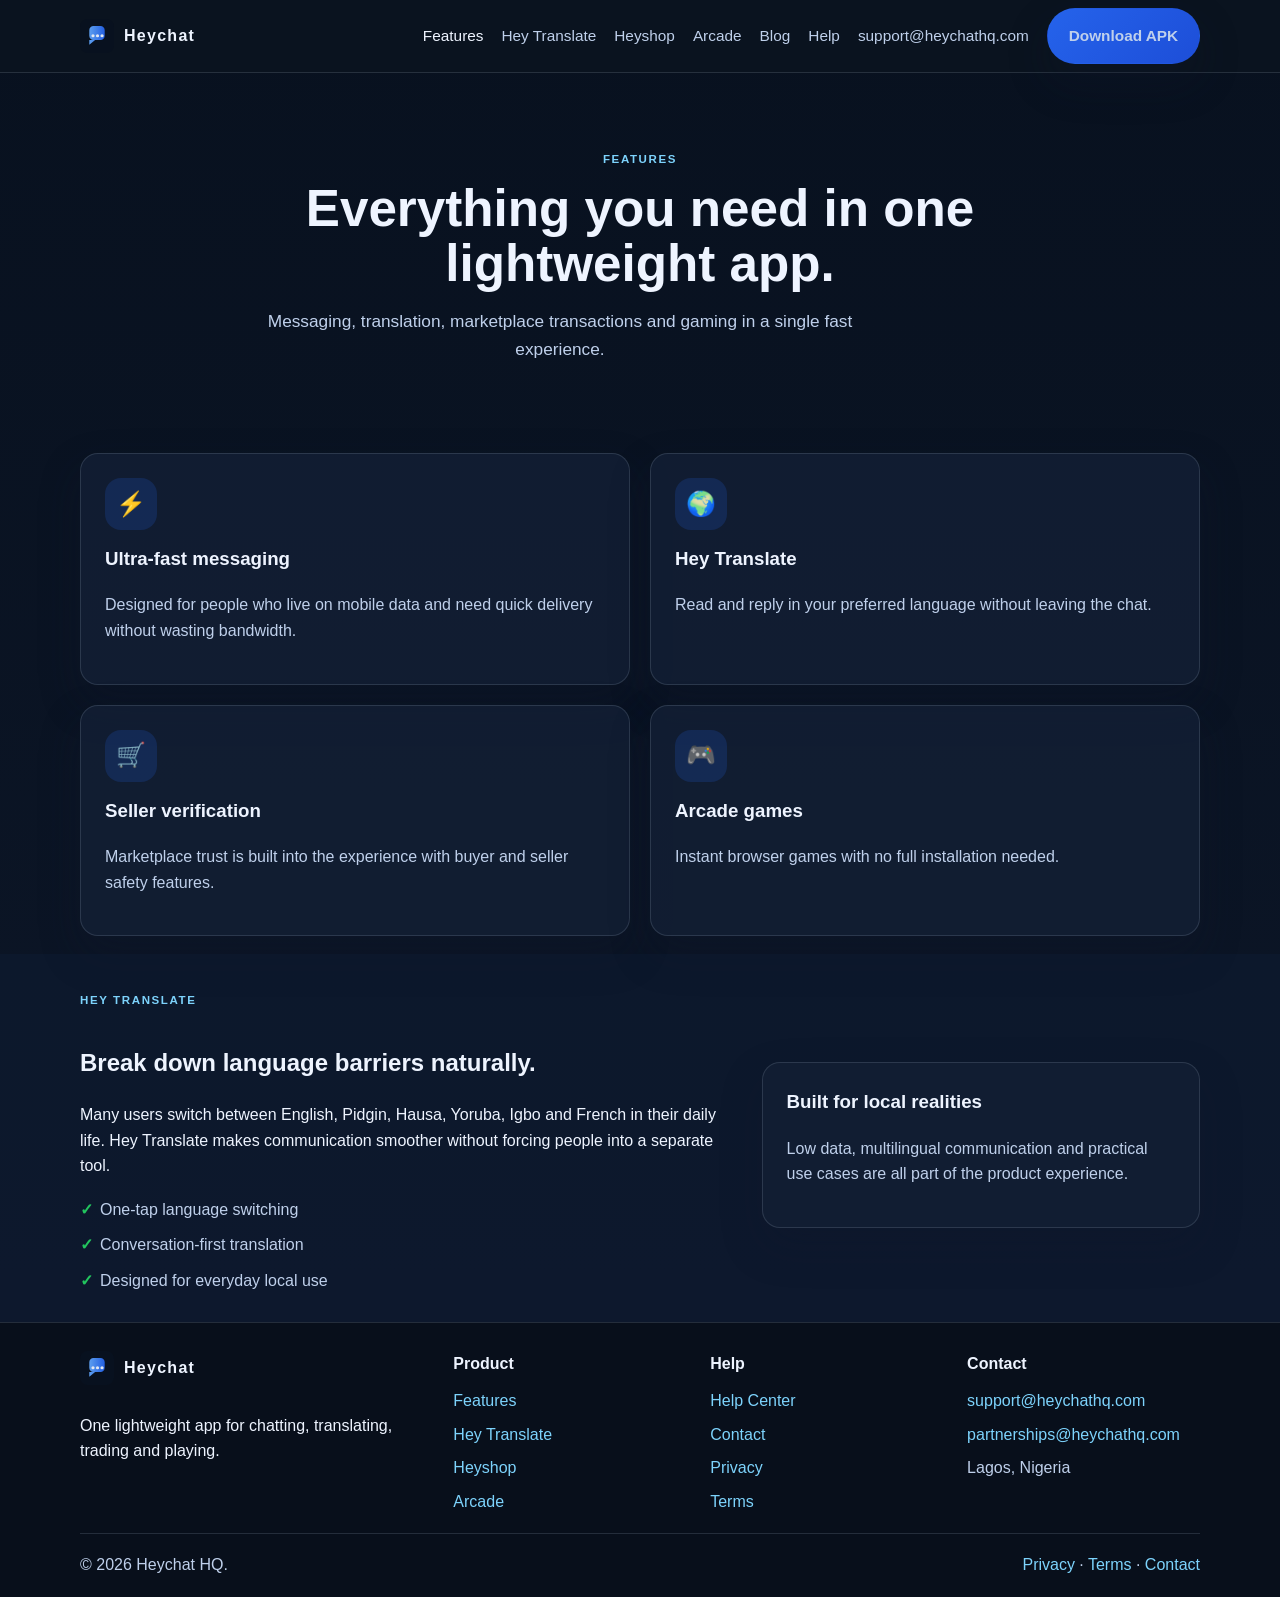
<file: features.html>
<!DOCTYPE html>
<html lang="en">
  <head>
    <meta charset="UTF-8" />
    <meta name="viewport" content="width=device-width, initial-scale=1.0" />
    <title>Features | Heychat</title>
    <meta name="description" content="See how Heychat works for messaging, translation, marketplace commerce and browser games." />
    <link rel="icon" href="assets/favicon.svg" type="image/svg+xml" />
    <link rel="stylesheet" href="css/styles.css" />
    <link rel="stylesheet" href="css/responsive.css" />
  </head>
  <body>
    <header class="site-header">
      <div class="container nav-shell">
        <a class="brand" href="index.html"><img src="assets/logo.svg" alt="" width="34" height="34" /><span>Heychat</span></a>
        <button class="nav-toggle" aria-label="Open menu" aria-expanded="false"><span></span></button>
        <nav class="nav-links">
          <a href="features.html" class="active">Features</a>
          <a href="features.html#translate">Hey Translate</a>
          <a href="heyshop.html">Heyshop</a>
          <a href="games.html">Arcade</a>
          <a href="blog.html">Blog</a>
          <a href="help.html">Help</a>
          <a href="mailto:support@heychathq.com">support@heychathq.com</a>
          <a class="btn btn-primary" href="https://media.heychathq.com/heychat-v1.0.0.apk" download>Download APK</a>
        </nav>
      </div>
    </header>

    <main>
      <section class="page-hero">
        <div class="container narrow">
          <span class="eyebrow">Features</span>
          <h1>Everything you need in one lightweight app.</h1>
          <p>Messaging, translation, marketplace transactions and gaming in a single fast experience.</p>
        </div>
      </section>

      <section class="section">
        <div class="container">
          <div class="grid grid-2">
            <article class="card">
              <div class="icon">⚡</div>
              <h3>Ultra-fast messaging</h3>
              <p>Designed for people who live on mobile data and need quick delivery without wasting bandwidth.</p>
            </article>
            <article class="card">
              <div class="icon">🌍</div>
              <h3>Hey Translate</h3>
              <p>Read and reply in your preferred language without leaving the chat.</p>
            </article>
            <article class="card">
              <div class="icon">🛒</div>
              <h3>Seller verification</h3>
              <p>Marketplace trust is built into the experience with buyer and seller safety features.</p>
            </article>
            <article class="card">
              <div class="icon">🎮</div>
              <h3>Arcade games</h3>
              <p>Instant browser games with no full installation needed.</p>
            </article>
          </div>
        </div>
      </section>

      <section class="section soft" id="translate">
        <div class="container split">
          <div>
            <span class="eyebrow">Hey Translate</span>
            <h2>Break down language barriers naturally.</h2>
            <p>
              Many users switch between English, Pidgin, Hausa, Yoruba, Igbo and French in their daily life.
              Hey Translate makes communication smoother without forcing people into a separate tool.
            </p>
            <ul class="check-list inline-checks">
              <li>One-tap language switching</li>
              <li>Conversation-first translation</li>
              <li>Designed for everyday local use</li>
            </ul>
          </div>
          <div class="info-panel">
            <h3>Built for local realities</h3>
            <p>Low data, multilingual communication and practical use cases are all part of the product experience.</p>
          </div>
        </div>
      </section>
    </main>

    <footer class="site-footer">
      <div class="container footer-grid">
        <div>
          <a class="brand footer-brand" href="index.html"><img src="assets/logo.svg" alt="" width="34" height="34" /><span>Heychat</span></a>
          <p>One lightweight app for chatting, translating, trading and playing.</p>
        </div>
        <div>
          <h4>Product</h4>
          <ul>
            <li><a href="features.html">Features</a></li>
            <li><a href="features.html#translate">Hey Translate</a></li>
            <li><a href="heyshop.html">Heyshop</a></li>
            <li><a href="games.html">Arcade</a></li>
          </ul>
        </div>
        <div>
          <h4>Help</h4>
          <ul>
            <li><a href="help.html">Help Center</a></li>
            <li><a href="contact.html">Contact</a></li>
            <li><a href="privacy.html">Privacy</a></li>
            <li><a href="terms.html">Terms</a></li>
          </ul>
        </div>
        <div>
          <h4>Contact</h4>
          <ul>
            <li><a href="mailto:support@heychathq.com">support@heychathq.com</a></li>
            <li><a href="mailto:partnerships@heychathq.com">partnerships@heychathq.com</a></li>
            <li>Lagos, Nigeria</li>
          </ul>
        </div>
      </div>
      <div class="container footer-bottom">
        <span>© <span data-year>2026</span> Heychat HQ.</span>
        <span><a href="privacy.html">Privacy</a> · <a href="terms.html">Terms</a> · <a href="contact.html">Contact</a></span>
      </div>
    </footer>

    <script src="js/main.js"></script>
  </body>
</html>
</file>
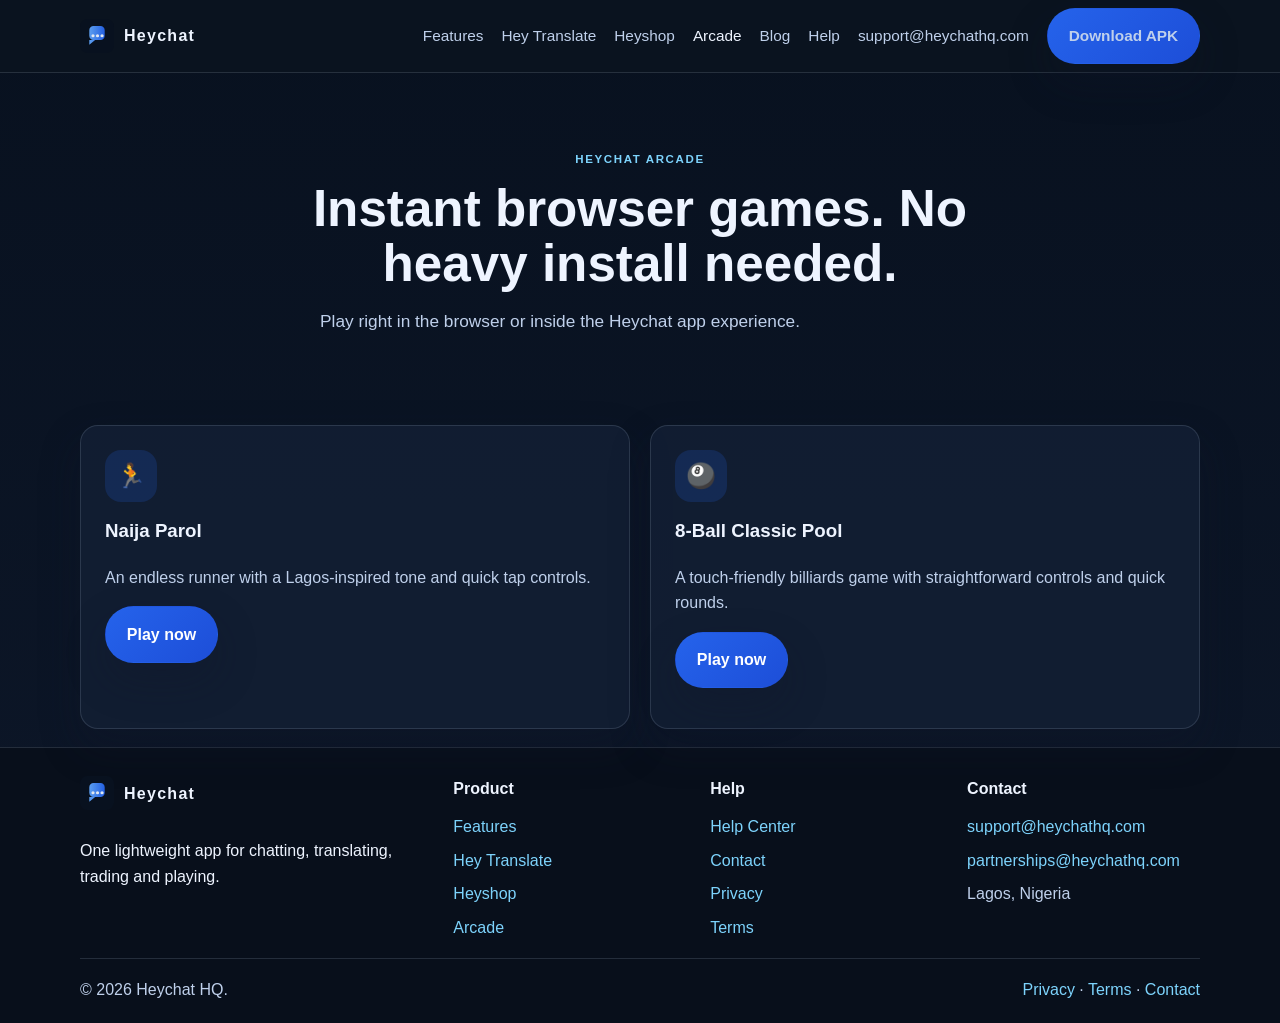
<file: games.html>
<!DOCTYPE html>
<html lang="en">
  <head>
    <meta charset="UTF-8" />
    <meta name="viewport" content="width=device-width, initial-scale=1.0" />
    <title>Arcade | Heychat</title>
    <meta name="description" content="Heychat Arcade includes browser games designed to run instantly and light on mobile bandwidth." />
    <link rel="icon" href="assets/favicon.svg" type="image/svg+xml" />
    <link rel="stylesheet" href="css/styles.css" />
    <link rel="stylesheet" href="css/responsive.css" />
  </head>
  <body>
    <header class="site-header">
      <div class="container nav-shell">
        <a class="brand" href="index.html"><img src="assets/logo.svg" alt="" width="34" height="34" /><span>Heychat</span></a>
        <button class="nav-toggle" aria-label="Open menu" aria-expanded="false"><span></span></button>
        <nav class="nav-links">
          <a href="features.html">Features</a>
          <a href="features.html#translate">Hey Translate</a>
          <a href="heyshop.html">Heyshop</a>
          <a href="games.html" class="active">Arcade</a>
          <a href="blog.html">Blog</a>
          <a href="help.html">Help</a>
          <a href="mailto:support@heychathq.com">support@heychathq.com</a>
          <a class="btn btn-primary" href="https://media.heychathq.com/heychat-v1.0.0.apk" download>Download APK</a>
        </nav>
      </div>
    </header>

    <main>
      <section class="page-hero">
        <div class="container narrow">
          <span class="eyebrow">Heychat Arcade</span>
          <h1>Instant browser games. No heavy install needed.</h1>
          <p>Play right in the browser or inside the Heychat app experience.</p>
        </div>
      </section>

      <section class="section">
        <div class="container">
          <div class="grid grid-2">
            <article class="card">
              <div class="icon">🏃</div>
              <h3>Naija Parol</h3>
              <p>An endless runner with a Lagos-inspired tone and quick tap controls.</p>
              <p><a class="btn btn-primary" href="games/parol/index.html">Play now</a></p>
            </article>
            <article class="card">
              <div class="icon">🎱</div>
              <h3>8-Ball Classic Pool</h3>
              <p>A touch-friendly billiards game with straightforward controls and quick rounds.</p>
              <p><a class="btn btn-primary" href="games/pool/index.html">Play now</a></p>
            </article>
          </div>
        </div>
      </section>
    </main>

    <footer class="site-footer">
      <div class="container footer-grid">
        <div>
          <a class="brand footer-brand" href="index.html"><img src="assets/logo.svg" alt="" width="34" height="34" /><span>Heychat</span></a>
          <p>One lightweight app for chatting, translating, trading and playing.</p>
        </div>
        <div>
          <h4>Product</h4>
          <ul>
            <li><a href="features.html">Features</a></li>
            <li><a href="features.html#translate">Hey Translate</a></li>
            <li><a href="heyshop.html">Heyshop</a></li>
            <li><a href="games.html">Arcade</a></li>
          </ul>
        </div>
        <div>
          <h4>Help</h4>
          <ul>
            <li><a href="help.html">Help Center</a></li>
            <li><a href="contact.html">Contact</a></li>
            <li><a href="privacy.html">Privacy</a></li>
            <li><a href="terms.html">Terms</a></li>
          </ul>
        </div>
        <div>
          <h4>Contact</h4>
          <ul>
            <li><a href="mailto:support@heychathq.com">support@heychathq.com</a></li>
            <li><a href="mailto:partnerships@heychathq.com">partnerships@heychathq.com</a></li>
            <li>Lagos, Nigeria</li>
          </ul>
        </div>
      </div>
      <div class="container footer-bottom">
        <span>© <span data-year>2026</span> Heychat HQ.</span>
        <span><a href="privacy.html">Privacy</a> · <a href="terms.html">Terms</a> · <a href="contact.html">Contact</a></span>
      </div>
    </footer>

    <script src="js/main.js"></script>
  </body>
</html>
</file>
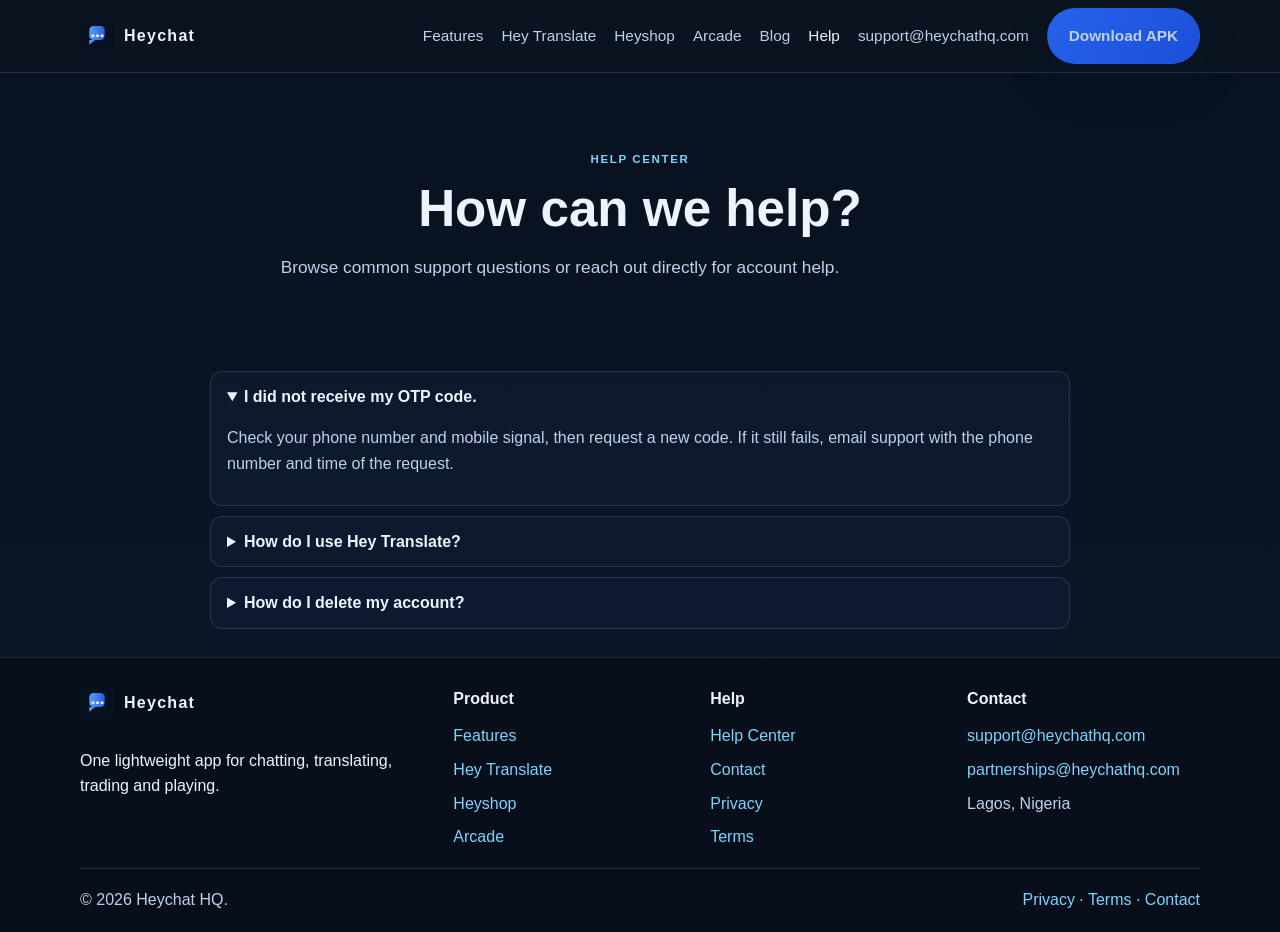
<file: help.html>
<!DOCTYPE html>
<html lang="en">
  <head>
    <meta charset="UTF-8" />
    <meta name="viewport" content="width=device-width, initial-scale=1.0" />
    <title>Help Center | Heychat</title>
    <meta name="description" content="Need help with Heychat? Find support information and account deletion steps." />
    <link rel="icon" href="assets/favicon.svg" type="image/svg+xml" />
    <link rel="stylesheet" href="css/styles.css" />
    <link rel="stylesheet" href="css/responsive.css" />
  </head>
  <body>
    <header class="site-header">
      <div class="container nav-shell">
        <a class="brand" href="index.html"><img src="assets/logo.svg" alt="" width="34" height="34" /><span>Heychat</span></a>
        <button class="nav-toggle" aria-label="Open menu" aria-expanded="false"><span></span></button>
        <nav class="nav-links">
          <a href="features.html">Features</a>
          <a href="features.html#translate">Hey Translate</a>
          <a href="heyshop.html">Heyshop</a>
          <a href="games.html">Arcade</a>
          <a href="blog.html">Blog</a>
          <a href="help.html" class="active">Help</a>
          <a href="mailto:support@heychathq.com">support@heychathq.com</a>
          <a class="btn btn-primary" href="https://media.heychathq.com/heychat-v1.0.0.apk" download>Download APK</a>
        </nav>
      </div>
    </header>

    <main>
      <section class="page-hero">
        <div class="container narrow">
          <span class="eyebrow">Help Center</span>
          <h1>How can we help?</h1>
          <p>Browse common support questions or reach out directly for account help.</p>
        </div>
      </section>

      <section class="section">
        <div class="container prose">
          <div class="faq-list">
            <details open>
              <summary>I did not receive my OTP code.</summary>
              <p>Check your phone number and mobile signal, then request a new code. If it still fails, email support with the phone number and time of the request.</p>
            </details>
            <details>
              <summary>How do I use Hey Translate?</summary>
              <p>Open a chat, tap the translate option, and choose the language you want to read or write in.</p>
            </details>
            <details>
              <summary>How do I delete my account?</summary>
              <p>Contact support@heychathq.com with your account email or phone number and a request to delete your account and personal data.</p>
            </details>
          </div>
        </div>
      </section>
    </main>

    <footer class="site-footer">
      <div class="container footer-grid">
        <div>
          <a class="brand footer-brand" href="index.html"><img src="assets/logo.svg" alt="" width="34" height="34" /><span>Heychat</span></a>
          <p>One lightweight app for chatting, translating, trading and playing.</p>
        </div>
        <div>
          <h4>Product</h4>
          <ul>
            <li><a href="features.html">Features</a></li>
            <li><a href="features.html#translate">Hey Translate</a></li>
            <li><a href="heyshop.html">Heyshop</a></li>
            <li><a href="games.html">Arcade</a></li>
          </ul>
        </div>
        <div>
          <h4>Help</h4>
          <ul>
            <li><a href="help.html">Help Center</a></li>
            <li><a href="contact.html">Contact</a></li>
            <li><a href="privacy.html">Privacy</a></li>
            <li><a href="terms.html">Terms</a></li>
          </ul>
        </div>
        <div>
          <h4>Contact</h4>
          <ul>
            <li><a href="mailto:support@heychathq.com">support@heychathq.com</a></li>
            <li><a href="mailto:partnerships@heychathq.com">partnerships@heychathq.com</a></li>
            <li>Lagos, Nigeria</li>
          </ul>
        </div>
      </div>
      <div class="container footer-bottom">
        <span>© <span data-year>2026</span> Heychat HQ.</span>
        <span><a href="privacy.html">Privacy</a> · <a href="terms.html">Terms</a> · <a href="contact.html">Contact</a></span>
      </div>
    </footer>

    <script src="js/main.js"></script>
  </body>
</html>
</file>
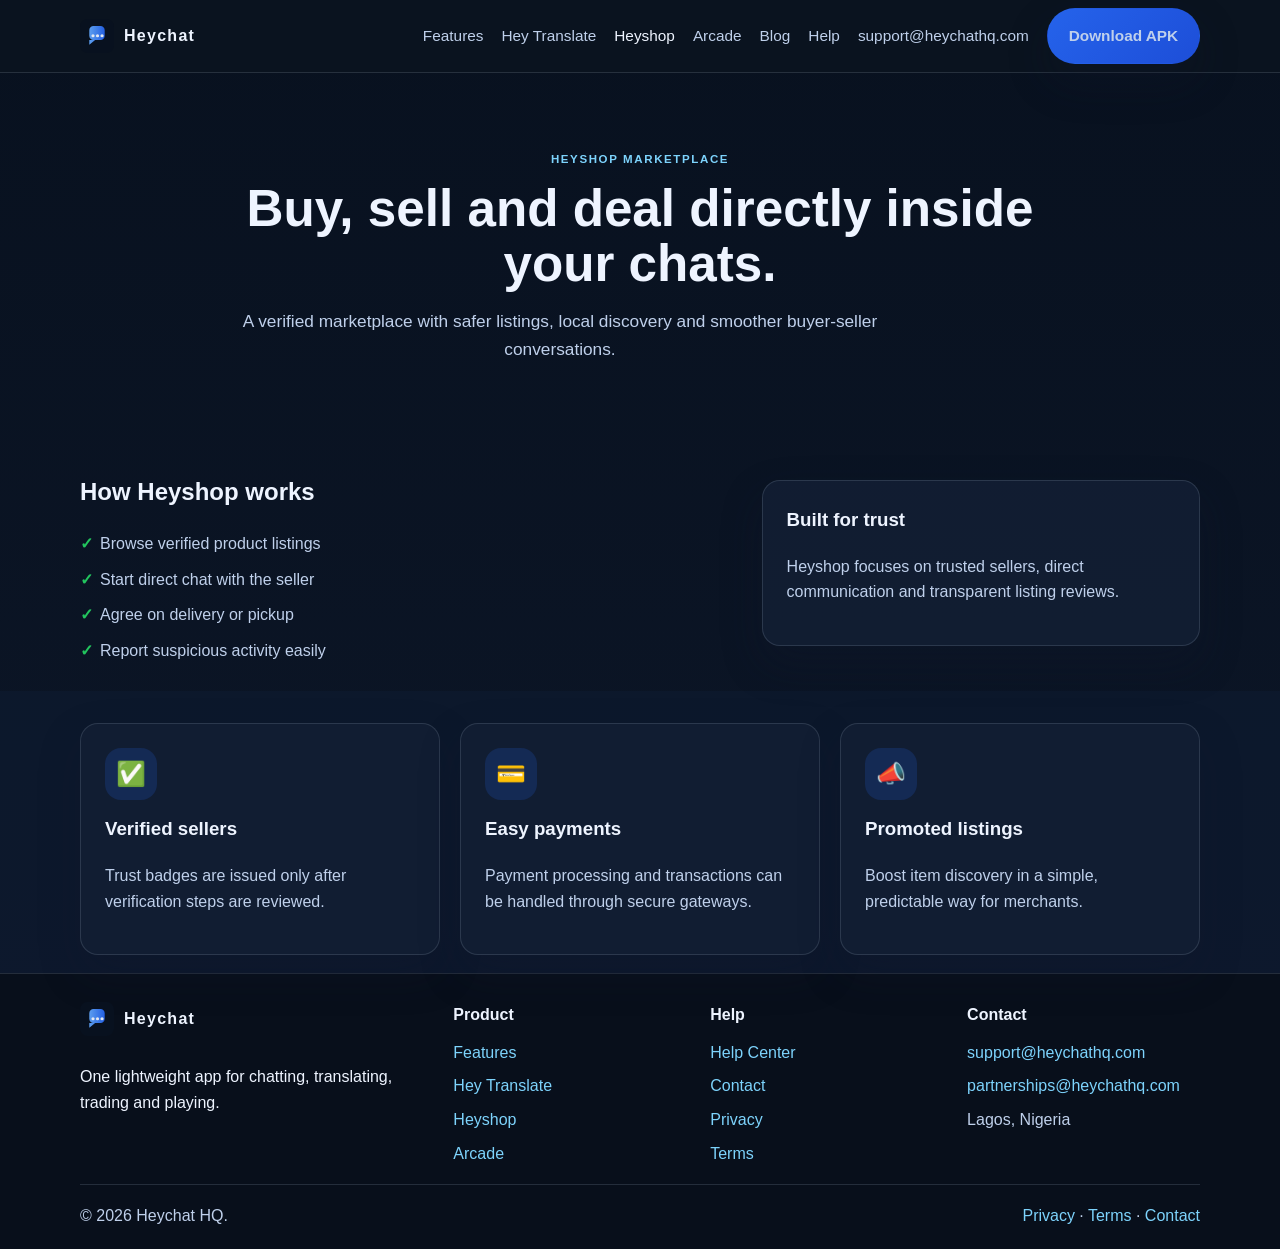
<file: heyshop.html>
<!DOCTYPE html>
<html lang="en">
  <head>
    <meta charset="UTF-8" />
    <meta name="viewport" content="width=device-width, initial-scale=1.0" />
    <title>Heyshop | Heychat</title>
    <meta name="description" content="Heyshop is a verified marketplace inside Heychat for safer and easier local transactions." />
    <link rel="icon" href="assets/favicon.svg" type="image/svg+xml" />
    <link rel="stylesheet" href="css/styles.css" />
    <link rel="stylesheet" href="css/responsive.css" />
  </head>
  <body>
    <header class="site-header">
      <div class="container nav-shell">
        <a class="brand" href="index.html"><img src="assets/logo.svg" alt="" width="34" height="34" /><span>Heychat</span></a>
        <button class="nav-toggle" aria-label="Open menu" aria-expanded="false"><span></span></button>
        <nav class="nav-links">
          <a href="features.html">Features</a>
          <a href="features.html#translate">Hey Translate</a>
          <a href="heyshop.html" class="active">Heyshop</a>
          <a href="games.html">Arcade</a>
          <a href="blog.html">Blog</a>
          <a href="help.html">Help</a>
          <a href="mailto:support@heychathq.com">support@heychathq.com</a>
          <a class="btn btn-primary" href="https://media.heychathq.com/heychat-v1.0.0.apk" download>Download APK</a>
        </nav>
      </div>
    </header>

    <main>
      <section class="page-hero">
        <div class="container narrow">
          <span class="eyebrow">Heyshop Marketplace</span>
          <h1>Buy, sell and deal directly inside your chats.</h1>
          <p>A verified marketplace with safer listings, local discovery and smoother buyer-seller conversations.</p>
        </div>
      </section>

      <section class="section">
        <div class="container split">
          <div>
            <h2>How Heyshop works</h2>
            <ul class="check-list inline-checks">
              <li>Browse verified product listings</li>
              <li>Start direct chat with the seller</li>
              <li>Agree on delivery or pickup</li>
              <li>Report suspicious activity easily</li>
            </ul>
          </div>
          <div class="info-panel">
            <h3>Built for trust</h3>
            <p>Heyshop focuses on trusted sellers, direct communication and transparent listing reviews.</p>
          </div>
        </div>
      </section>

      <section class="section soft">
        <div class="container">
          <div class="grid grid-3">
            <article class="card">
              <div class="icon">✅</div>
              <h3>Verified sellers</h3>
              <p>Trust badges are issued only after verification steps are reviewed.</p>
            </article>
            <article class="card">
              <div class="icon">💳</div>
              <h3>Easy payments</h3>
              <p>Payment processing and transactions can be handled through secure gateways.</p>
            </article>
            <article class="card">
              <div class="icon">📣</div>
              <h3>Promoted listings</h3>
              <p>Boost item discovery in a simple, predictable way for merchants.</p>
            </article>
          </div>
        </div>
      </section>
    </main>

    <footer class="site-footer">
      <div class="container footer-grid">
        <div>
          <a class="brand footer-brand" href="index.html"><img src="assets/logo.svg" alt="" width="34" height="34" /><span>Heychat</span></a>
          <p>One lightweight app for chatting, translating, trading and playing.</p>
        </div>
        <div>
          <h4>Product</h4>
          <ul>
            <li><a href="features.html">Features</a></li>
            <li><a href="features.html#translate">Hey Translate</a></li>
            <li><a href="heyshop.html">Heyshop</a></li>
            <li><a href="games.html">Arcade</a></li>
          </ul>
        </div>
        <div>
          <h4>Help</h4>
          <ul>
            <li><a href="help.html">Help Center</a></li>
            <li><a href="contact.html">Contact</a></li>
            <li><a href="privacy.html">Privacy</a></li>
            <li><a href="terms.html">Terms</a></li>
          </ul>
        </div>
        <div>
          <h4>Contact</h4>
          <ul>
            <li><a href="mailto:support@heychathq.com">support@heychathq.com</a></li>
            <li><a href="mailto:partnerships@heychathq.com">partnerships@heychathq.com</a></li>
            <li>Lagos, Nigeria</li>
          </ul>
        </div>
      </div>
      <div class="container footer-bottom">
        <span>© <span data-year>2026</span> Heychat HQ.</span>
        <span><a href="privacy.html">Privacy</a> · <a href="terms.html">Terms</a> · <a href="contact.html">Contact</a></span>
      </div>
    </footer>

    <script src="js/main.js"></script>
  </body>
</html>
</file>
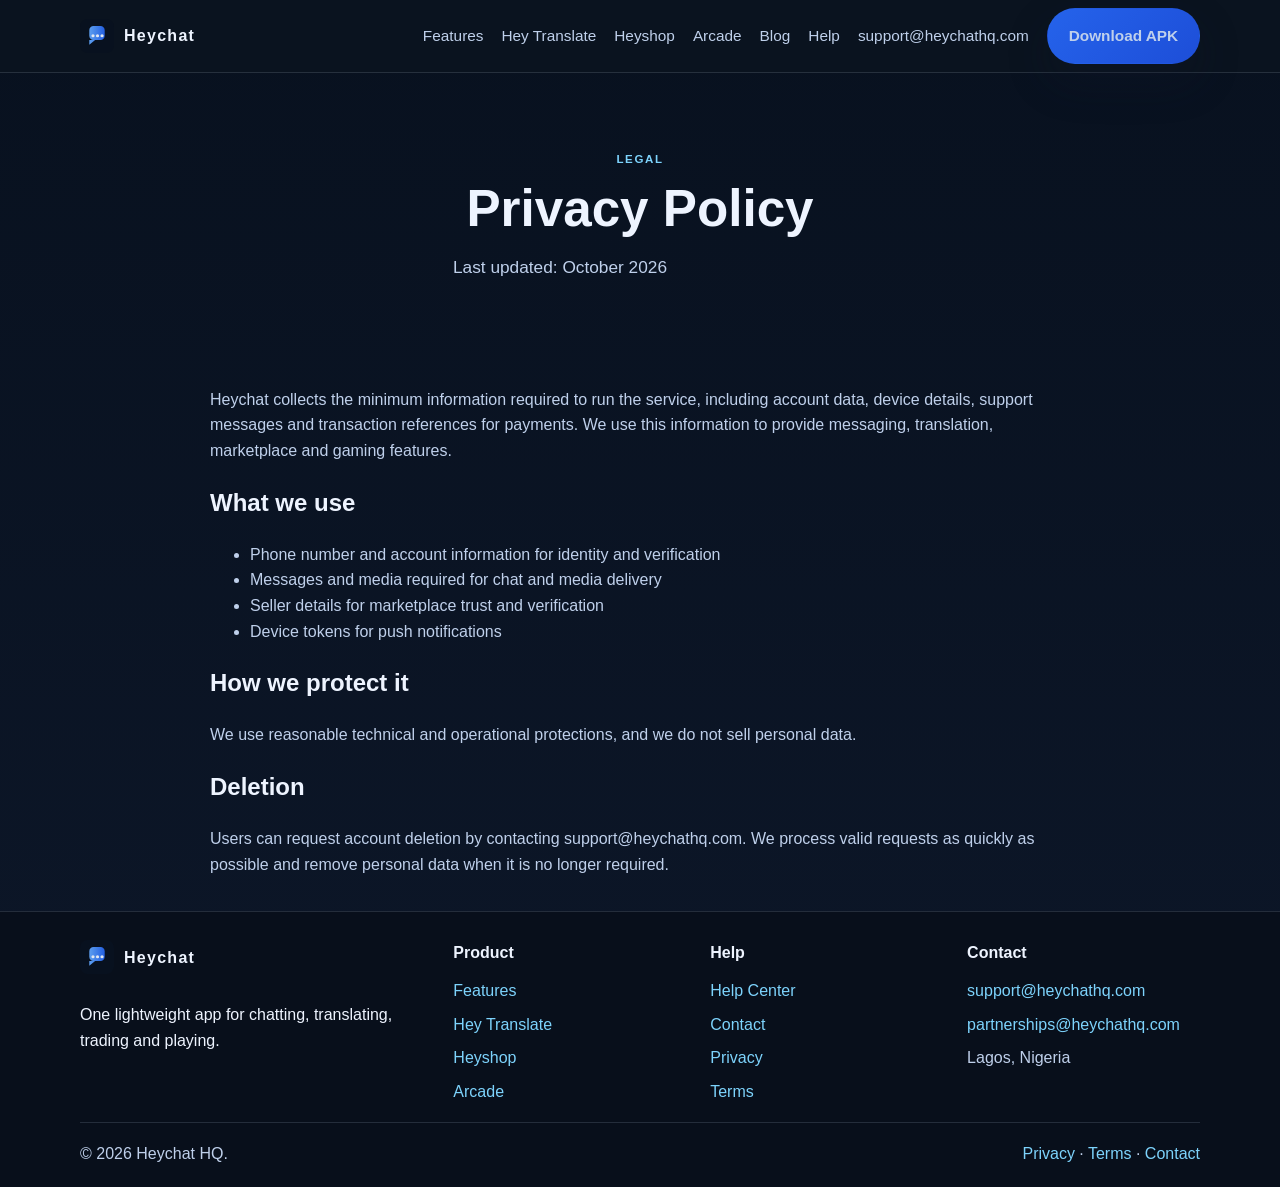
<file: privacy.html>
<!DOCTYPE html>
<html lang="en">
  <head>
    <meta charset="UTF-8" />
    <meta name="viewport" content="width=device-width, initial-scale=1.0" />
    <title>Privacy Policy | Heychat</title>
    <meta name="description" content="Heychat privacy policy and account data handling information." />
    <link rel="icon" href="assets/favicon.svg" type="image/svg+xml" />
    <link rel="stylesheet" href="css/styles.css" />
    <link rel="stylesheet" href="css/responsive.css" />
  </head>
  <body>
    <header class="site-header">
      <div class="container nav-shell">
        <a class="brand" href="index.html"><img src="assets/logo.svg" alt="" width="34" height="34" /><span>Heychat</span></a>
        <button class="nav-toggle" aria-label="Open menu" aria-expanded="false"><span></span></button>
        <nav class="nav-links">
          <a href="features.html">Features</a>
          <a href="features.html#translate">Hey Translate</a>
          <a href="heyshop.html">Heyshop</a>
          <a href="games.html">Arcade</a>
          <a href="blog.html">Blog</a>
          <a href="help.html">Help</a>
          <a href="mailto:support@heychathq.com">support@heychathq.com</a>
          <a class="btn btn-primary" href="https://media.heychathq.com/heychat-v1.0.0.apk" download>Download APK</a>
        </nav>
      </div>
    </header>

    <main>
      <section class="page-hero">
        <div class="container narrow">
          <span class="eyebrow">Legal</span>
          <h1>Privacy Policy</h1>
          <p>Last updated: October 2026</p>
        </div>
      </section>

      <section class="section">
        <div class="container prose">
          <p>Heychat collects the minimum information required to run the service, including account data, device details, support messages and transaction references for payments. We use this information to provide messaging, translation, marketplace and gaming features.</p>
          <h2>What we use</h2>
          <ul>
            <li>Phone number and account information for identity and verification</li>
            <li>Messages and media required for chat and media delivery</li>
            <li>Seller details for marketplace trust and verification</li>
            <li>Device tokens for push notifications</li>
          </ul>
          <h2>How we protect it</h2>
          <p>We use reasonable technical and operational protections, and we do not sell personal data.</p>
          <h2>Deletion</h2>
          <p>Users can request account deletion by contacting support@heychathq.com. We process valid requests as quickly as possible and remove personal data when it is no longer required.</p>
        </div>
      </section>
    </main>

    <footer class="site-footer">
      <div class="container footer-grid">
        <div>
          <a class="brand footer-brand" href="index.html"><img src="assets/logo.svg" alt="" width="34" height="34" /><span>Heychat</span></a>
          <p>One lightweight app for chatting, translating, trading and playing.</p>
        </div>
        <div>
          <h4>Product</h4>
          <ul>
            <li><a href="features.html">Features</a></li>
            <li><a href="features.html#translate">Hey Translate</a></li>
            <li><a href="heyshop.html">Heyshop</a></li>
            <li><a href="games.html">Arcade</a></li>
          </ul>
        </div>
        <div>
          <h4>Help</h4>
          <ul>
            <li><a href="help.html">Help Center</a></li>
            <li><a href="contact.html">Contact</a></li>
            <li><a href="privacy.html">Privacy</a></li>
            <li><a href="terms.html">Terms</a></li>
          </ul>
        </div>
        <div>
          <h4>Contact</h4>
          <ul>
            <li><a href="mailto:support@heychathq.com">support@heychathq.com</a></li>
            <li><a href="mailto:partnerships@heychathq.com">partnerships@heychathq.com</a></li>
            <li>Lagos, Nigeria</li>
          </ul>
        </div>
      </div>
      <div class="container footer-bottom">
        <span>© <span data-year>2026</span> Heychat HQ.</span>
        <span><a href="privacy.html">Privacy</a> · <a href="terms.html">Terms</a> · <a href="contact.html">Contact</a></span>
      </div>
    </footer>

    <script src="js/main.js"></script>
  </body>
</html>
</file>
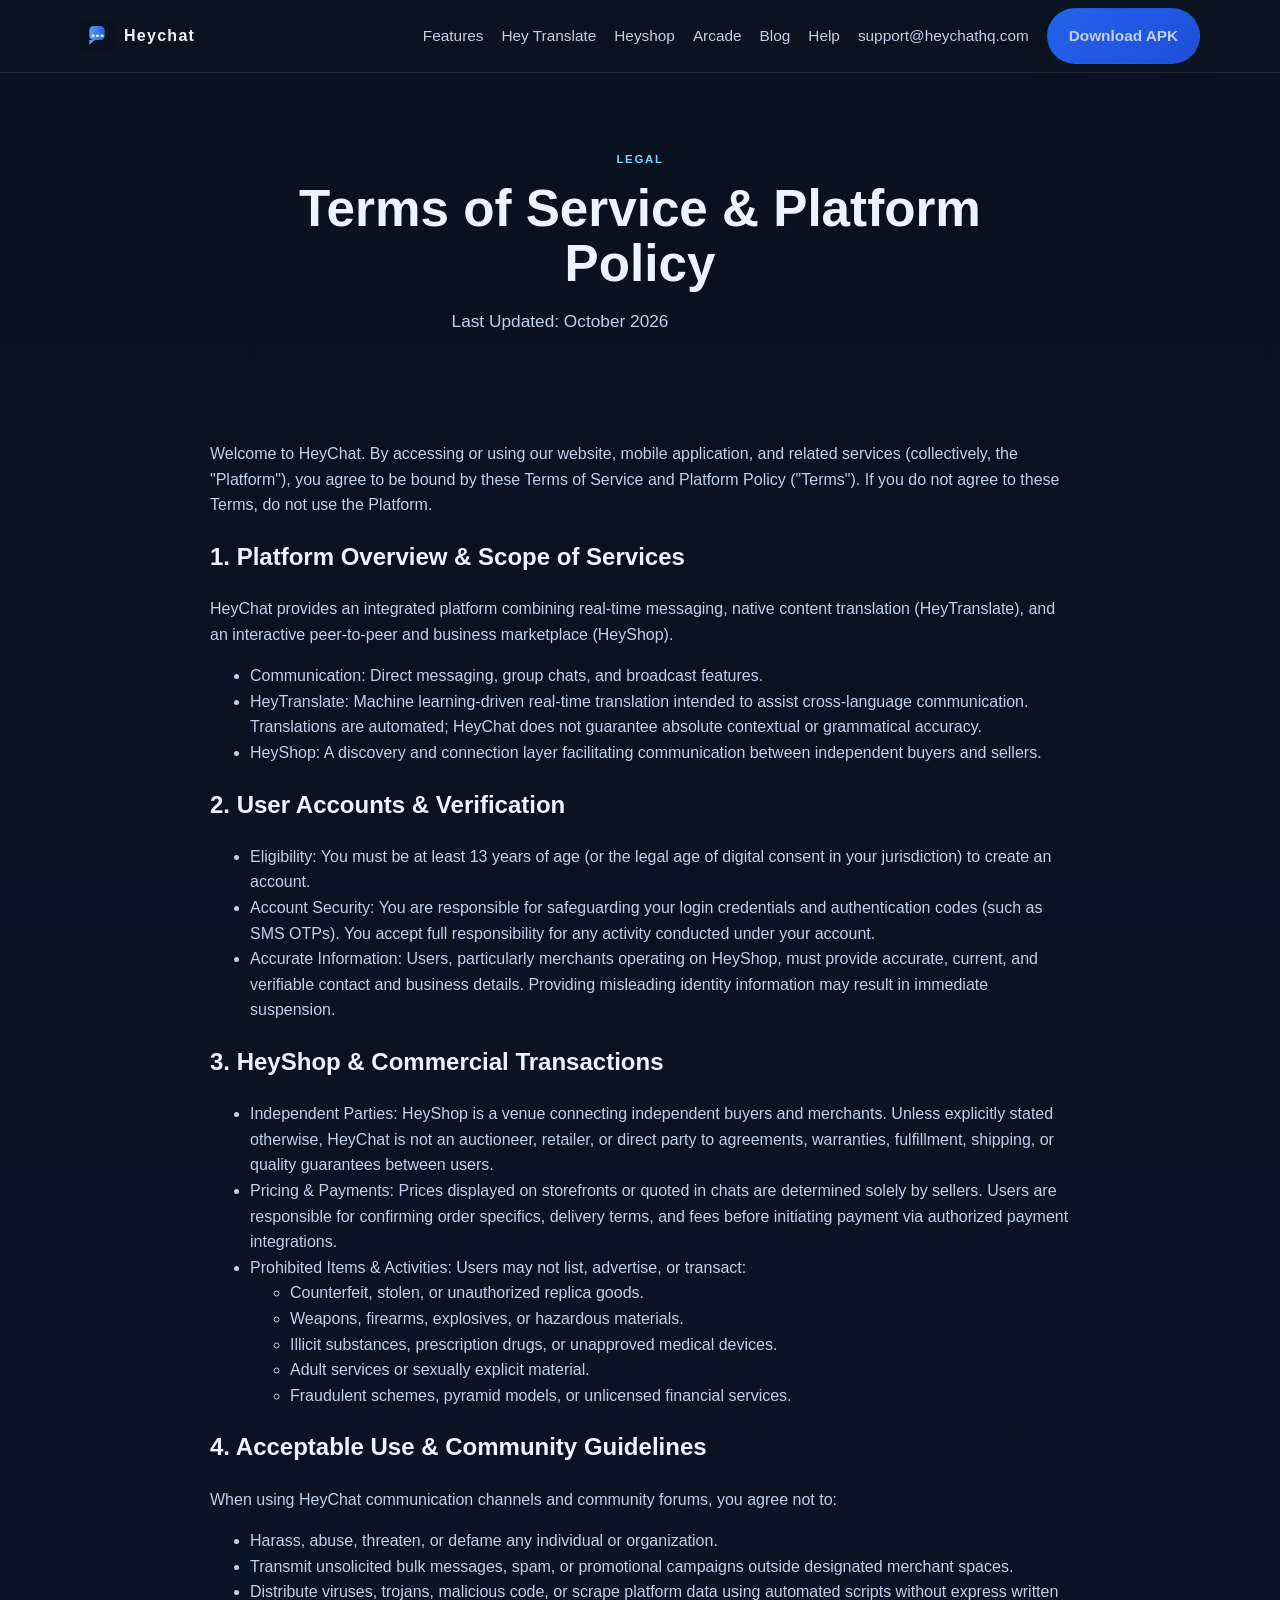
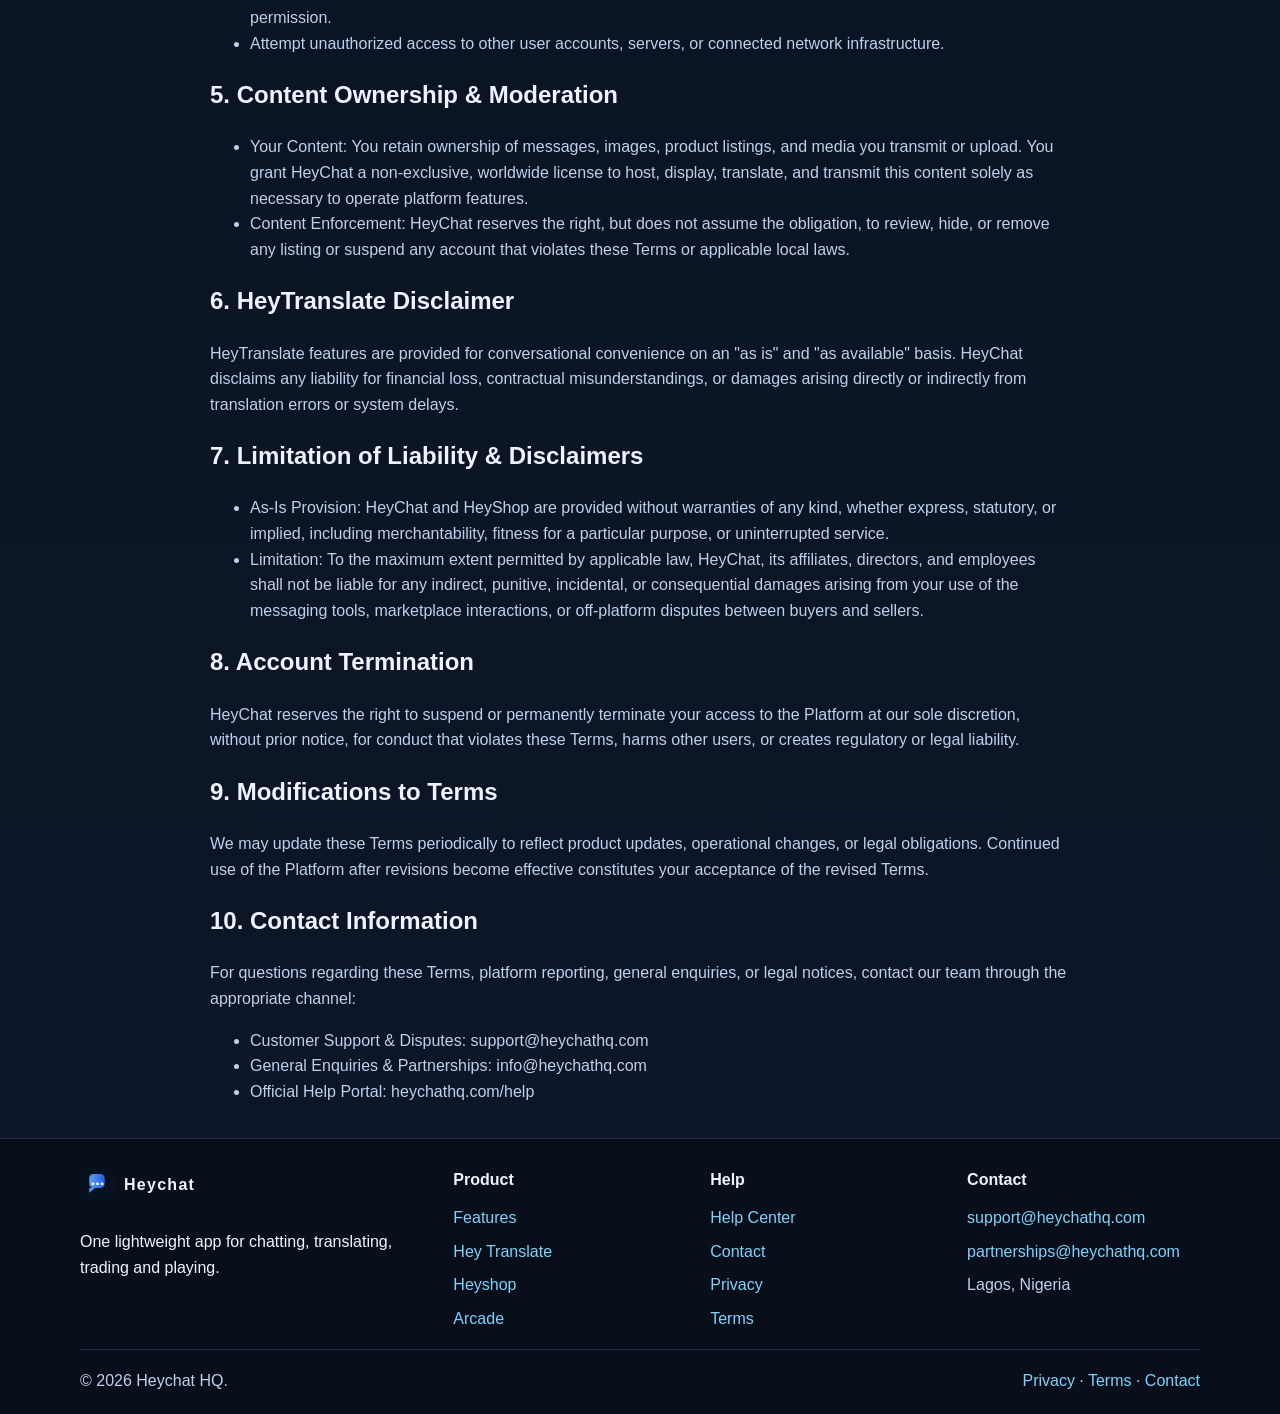
<file: terms.html>
<!DOCTYPE html>
<html lang="en">
  <head>
    <meta charset="UTF-8" />
    <meta name="viewport" content="width=device-width, initial-scale=1.0" />
    <title>Terms of Service | Heychat</title>
    <meta name="description" content="Heychat terms of service and marketplace rules." />
    <link rel="icon" href="assets/favicon.svg" type="image/svg+xml" />
    <link rel="stylesheet" href="css/styles.css" />
    <link rel="stylesheet" href="css/responsive.css" />
  </head>
  <body>
    <header class="site-header">
      <div class="container nav-shell">
        <a class="brand" href="index.html"><img src="assets/logo.svg" alt="" width="34" height="34" /><span>Heychat</span></a>
        <button class="nav-toggle" aria-label="Open menu" aria-expanded="false"><span></span></button>
        <nav class="nav-links">
          <a href="features.html">Features</a>
          <a href="features.html#translate">Hey Translate</a>
          <a href="heyshop.html">Heyshop</a>
          <a href="games.html">Arcade</a>
          <a href="blog.html">Blog</a>
          <a href="help.html">Help</a>
          <a href="mailto:support@heychathq.com">support@heychathq.com</a>
          <a class="btn btn-primary" href="https://media.heychathq.com/heychat-v1.0.0.apk" download>Download APK</a>
        </nav>
      </div>
    </header>

    <main>
      <section class="page-hero">
        <div class="container narrow">
          <span class="eyebrow">Legal</span>
          <h1>Terms of Service &amp; Platform Policy</h1>
          <p>Last Updated: October 2026</p>
        </div>
      </section>

      <section class="section">
        <div class="container prose">
          <p>Welcome to HeyChat. By accessing or using our website, mobile application, and related services (collectively, the "Platform"), you agree to be bound by these Terms of Service and Platform Policy ("Terms"). If you do not agree to these Terms, do not use the Platform.</p>

          <h2>1. Platform Overview &amp; Scope of Services</h2>
          <p>HeyChat provides an integrated platform combining real-time messaging, native content translation (HeyTranslate), and an interactive peer-to-peer and business marketplace (HeyShop).</p>
          <ul>
            <li>Communication: Direct messaging, group chats, and broadcast features.</li>
            <li>HeyTranslate: Machine learning-driven real-time translation intended to assist cross-language communication. Translations are automated; HeyChat does not guarantee absolute contextual or grammatical accuracy.</li>
            <li>HeyShop: A discovery and connection layer facilitating communication between independent buyers and sellers.</li>
          </ul>

          <h2>2. User Accounts &amp; Verification</h2>
          <ul>
            <li>Eligibility: You must be at least 13 years of age (or the legal age of digital consent in your jurisdiction) to create an account.</li>
            <li>Account Security: You are responsible for safeguarding your login credentials and authentication codes (such as SMS OTPs). You accept full responsibility for any activity conducted under your account.</li>
            <li>Accurate Information: Users, particularly merchants operating on HeyShop, must provide accurate, current, and verifiable contact and business details. Providing misleading identity information may result in immediate suspension.</li>
          </ul>

          <h2>3. HeyShop &amp; Commercial Transactions</h2>
          <ul>
            <li>Independent Parties: HeyShop is a venue connecting independent buyers and merchants. Unless explicitly stated otherwise, HeyChat is not an auctioneer, retailer, or direct party to agreements, warranties, fulfillment, shipping, or quality guarantees between users.</li>
            <li>Pricing &amp; Payments: Prices displayed on storefronts or quoted in chats are determined solely by sellers. Users are responsible for confirming order specifics, delivery terms, and fees before initiating payment via authorized payment integrations.</li>
            <li>Prohibited Items &amp; Activities: Users may not list, advertise, or transact:
              <ul>
                <li>Counterfeit, stolen, or unauthorized replica goods.</li>
                <li>Weapons, firearms, explosives, or hazardous materials.</li>
                <li>Illicit substances, prescription drugs, or unapproved medical devices.</li>
                <li>Adult services or sexually explicit material.</li>
                <li>Fraudulent schemes, pyramid models, or unlicensed financial services.</li>
              </ul>
            </li>
          </ul>

          <h2>4. Acceptable Use &amp; Community Guidelines</h2>
          <p>When using HeyChat communication channels and community forums, you agree not to:</p>
          <ul>
            <li>Harass, abuse, threaten, or defame any individual or organization.</li>
            <li>Transmit unsolicited bulk messages, spam, or promotional campaigns outside designated merchant spaces.</li>
            <li>Distribute viruses, trojans, malicious code, or scrape platform data using automated scripts without express written permission.</li>
            <li>Attempt unauthorized access to other user accounts, servers, or connected network infrastructure.</li>
          </ul>

          <h2>5. Content Ownership &amp; Moderation</h2>
          <ul>
            <li>Your Content: You retain ownership of messages, images, product listings, and media you transmit or upload. You grant HeyChat a non-exclusive, worldwide license to host, display, translate, and transmit this content solely as necessary to operate platform features.</li>
            <li>Content Enforcement: HeyChat reserves the right, but does not assume the obligation, to review, hide, or remove any listing or suspend any account that violates these Terms or applicable local laws.</li>
          </ul>

          <h2>6. HeyTranslate Disclaimer</h2>
          <p>HeyTranslate features are provided for conversational convenience on an "as is" and "as available" basis. HeyChat disclaims any liability for financial loss, contractual misunderstandings, or damages arising directly or indirectly from translation errors or system delays.</p>

          <h2>7. Limitation of Liability &amp; Disclaimers</h2>
          <ul>
            <li>As-Is Provision: HeyChat and HeyShop are provided without warranties of any kind, whether express, statutory, or implied, including merchantability, fitness for a particular purpose, or uninterrupted service.</li>
            <li>Limitation: To the maximum extent permitted by applicable law, HeyChat, its affiliates, directors, and employees shall not be liable for any indirect, punitive, incidental, or consequential damages arising from your use of the messaging tools, marketplace interactions, or off-platform disputes between buyers and sellers.</li>
          </ul>

          <h2>8. Account Termination</h2>
          <p>HeyChat reserves the right to suspend or permanently terminate your access to the Platform at our sole discretion, without prior notice, for conduct that violates these Terms, harms other users, or creates regulatory or legal liability.</p>

          <h2>9. Modifications to Terms</h2>
          <p>We may update these Terms periodically to reflect product updates, operational changes, or legal obligations. Continued use of the Platform after revisions become effective constitutes your acceptance of the revised Terms.</p>

          <h2>10. Contact Information</h2>
          <p>For questions regarding these Terms, platform reporting, general enquiries, or legal notices, contact our team through the appropriate channel:</p>
          <ul>
            <li>Customer Support &amp; Disputes: support@heychathq.com</li>
            <li>General Enquiries &amp; Partnerships: info@heychathq.com</li>
            <li>Official Help Portal: heychathq.com/help</li>
          </ul>
        </div>
      </section>
    </main>

    <footer class="site-footer">
      <div class="container footer-grid">
        <div>
          <a class="brand footer-brand" href="index.html"><img src="assets/logo.svg" alt="" width="34" height="34" /><span>Heychat</span></a>
          <p>One lightweight app for chatting, translating, trading and playing.</p>
        </div>
        <div>
          <h4>Product</h4>
          <ul>
            <li><a href="features.html">Features</a></li>
            <li><a href="features.html#translate">Hey Translate</a></li>
            <li><a href="heyshop.html">Heyshop</a></li>
            <li><a href="games.html">Arcade</a></li>
          </ul>
        </div>
        <div>
          <h4>Help</h4>
          <ul>
            <li><a href="help.html">Help Center</a></li>
            <li><a href="contact.html">Contact</a></li>
            <li><a href="privacy.html">Privacy</a></li>
            <li><a href="terms.html">Terms</a></li>
          </ul>
        </div>
        <div>
          <h4>Contact</h4>
          <ul>
            <li><a href="mailto:support@heychathq.com">support@heychathq.com</a></li>
            <li><a href="mailto:partnerships@heychathq.com">partnerships@heychathq.com</a></li>
            <li>Lagos, Nigeria</li>
          </ul>
        </div>
      </div>
      <div class="container footer-bottom">
        <span>© <span data-year>2026</span> Heychat HQ.</span>
        <span><a href="privacy.html">Privacy</a> · <a href="terms.html">Terms</a> · <a href="contact.html">Contact</a></span>
      </div>
    </footer>

    <script src="js/main.js"></script>
  </body>
</html>
</file>
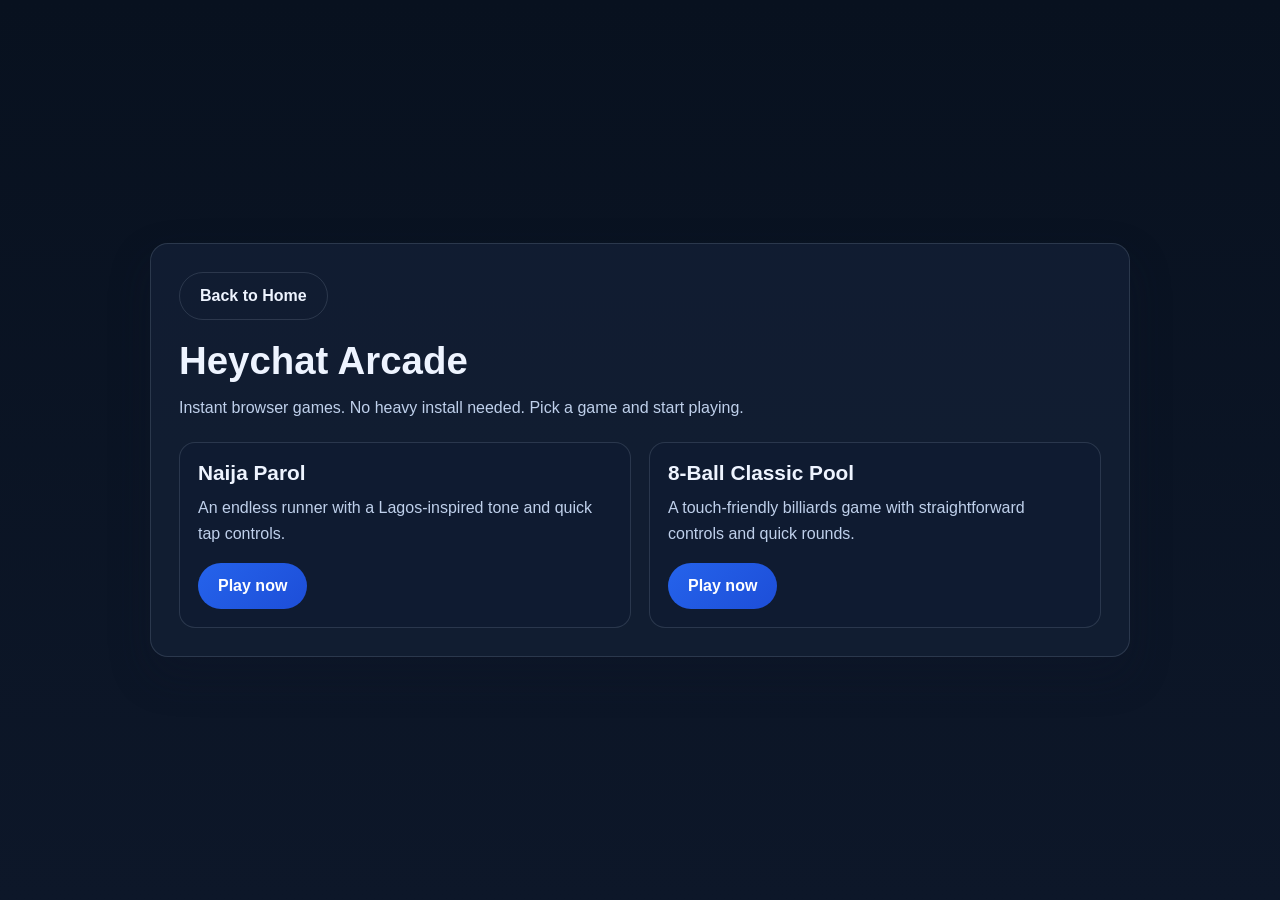
<file: games/play.html>
<!DOCTYPE html>
<html lang="en">
  <head>
    <meta charset="UTF-8" />
    <meta name="viewport" content="width=device-width, initial-scale=1.0" />
    <title>Heychat Arcade</title>
    <style>
      :root {
        --bg: #08111f;
        --panel: #101827;
        --panel-strong: #172845;
        --line: rgba(148, 163, 184, 0.2);
        --text: #eef4ff;
        --muted: #bfd0eb;
        --accent: #7dd3fc;
        --primary: #2563eb;
        --primary-strong: #1d4ed8;
      }

      * { box-sizing: border-box; }

      body {
        margin: 0;
        min-height: 100vh;
        display: grid;
        place-items: center;
        background: linear-gradient(180deg, #08111f, #0d1729);
        color: var(--text);
        font-family: Arial, Helvetica, sans-serif;
      }

      .wrap {
        width: min(980px, calc(100% - 24px));
        background: rgba(18, 31, 52, 0.9);
        border: 1px solid var(--line);
        border-radius: 18px;
        box-shadow: 0 18px 40px rgba(15, 23, 42, 0.3);
        padding: 28px;
      }

      h1 {
        margin: 0 0 12px;
        font-size: clamp(2rem, 3vw, 3rem);
        line-height: 1.1;
      }

      p {
        margin: 0 0 18px;
        color: var(--muted);
        line-height: 1.6;
      }

      .grid {
        display: grid;
        grid-template-columns: repeat(auto-fit, minmax(230px, 1fr));
        gap: 18px;
        margin-top: 22px;
      }

      .card {
        background: rgba(15, 28, 50, 0.8);
        border: 1px solid var(--line);
        border-radius: 16px;
        padding: 18px;
      }

      .card h2 {
        margin: 0 0 10px;
        font-size: 1.3rem;
      }

      .card p {
        margin: 0 0 16px;
        color: var(--muted);
      }

      .btn {
        display: inline-block;
        padding: 0.9rem 1.25rem;
        border-radius: 999px;
        text-decoration: none;
        font-weight: 700;
        transition: transform 0.15s ease;
      }

      .btn:hover {
        transform: translateY(-1px);
      }

      .btn-primary {
        background: linear-gradient(135deg, var(--primary), var(--primary-strong));
        color: #fff;
      }

      .btn-secondary {
        background: transparent;
        border: 1px solid var(--line);
        color: var(--text);
      }

      .topbar {
        display: flex;
        justify-content: space-between;
        align-items: center;
        gap: 12px;
        margin-bottom: 20px;
      }
    </style>
  </head>
  <body>
    <div class="wrap">
      <div class="topbar">
        <a class="btn btn-secondary" href="../index.html">Back to Home</a>
      </div>

      <h1>Heychat Arcade</h1>
      <p>Instant browser games. No heavy install needed. Pick a game and start playing.</p>

      <div class="grid">
        <article class="card">
          <h2>Naija Parol</h2>
          <p>An endless runner with a Lagos-inspired tone and quick tap controls.</p>
          <a class="btn btn-primary" href="./parol/index.html">Play now</a>
        </article>

        <article class="card">
          <h2>8-Ball Classic Pool</h2>
          <p>A touch-friendly billiards game with straightforward controls and quick rounds.</p>
          <a class="btn btn-primary" href="./pool/index.html">Play now</a>
        </article>
      </div>
    </div>
  </body>
</html>
</file>
<file: css/styles.css>
* {
  box-sizing: border-box;
}

:root {
  --bg: #08111f;
  --panel: #0f1c32;
  --panel-strong: #172845;
  --line: rgba(148, 163, 184, 0.2);
  --text: #eef4ff;
  --muted: #bfd0eb;
  --primary: #2563eb;
  --primary-strong: #1d4ed8;
  --accent: #7dd3fc;
  --soft: #101827;
  --success: #22c55e;
  --shadow: 0 18px 40px rgba(15, 23, 42, 0.3);
}

html {
  scroll-behavior: smooth;
}

body {
  margin: 0;
  font-family: Arial, Helvetica, sans-serif;
  background: linear-gradient(180deg, var(--bg), #0d1729);
  color: var(--text);
  line-height: 1.6;
}

a {
  color: var(--accent);
  text-decoration: none;
}

a:hover {
  text-decoration: underline;
}

img {
  max-width: 100%;
  display: block;
}

.container {
  width: min(1120px, calc(100% - 32px));
  margin: 0 auto;
}

.site-header {
  position: sticky;
  top: 0;
  z-index: 10;
  background: rgba(12, 20, 32, 0.9);
  backdrop-filter: blur(12px);
  border-bottom: 1px solid var(--line);
}

.nav-shell {
  display: flex;
  align-items: center;
  justify-content: space-between;
  min-height: 72px;
  gap: 16px;
}

.brand {
  display: inline-flex;
  align-items: center;
  gap: 10px;
  font-weight: 700;
  color: var(--text);
  letter-spacing: 0.08em;
  text-transform: none;
}

.brand img {
  width: 34px;
  height: 34px;
}

.nav-links {
  display: flex;
  align-items: center;
  gap: 18px;
  flex-wrap: wrap;
}

.nav-links a {
  color: var(--muted);
  font-size: 0.96rem;
}

.nav-links a.active {
  color: var(--text);
}

.btn {
  display: inline-flex;
  align-items: center;
  justify-content: center;
  font-weight: 700;
  border-radius: 999px;
  padding: 0.9rem 1.3rem;
  border: 1px solid transparent;
  transition: transform 0.15s ease, opacity 0.15s ease;
}

.btn:hover {
  text-decoration: none;
  transform: translateY(-1px);
}

.btn-primary {
  background: linear-gradient(135deg, var(--primary), var(--primary-strong));
  color: #fff;
  box-shadow: var(--shadow);
}

.btn-secondary {
  background: transparent;
  border-color: var(--line);
  color: var(--text);
}

.hero,
.page-hero {
  padding: 72px 0 40px;
}

.hero-grid,
.split {
  display: grid;
  grid-template-columns: 1.2fr 0.8fr;
  gap: 24px;
  align-items: center;
}

.hero-copy h1,
.page-hero h1 {
  margin: 0 0 16px;
  font-size: clamp(2.4rem, 4vw, 4.2rem);
  line-height: 1.06;
}

.lead,
.page-hero p {
  color: var(--muted);
  font-size: 1.08rem;
  max-width: 640px;
}

.eyebrow {
  display: inline-block;
  margin-bottom: 14px;
  font-size: 0.72rem;
  letter-spacing: 0.14em;
  text-transform: uppercase;
  color: var(--accent);
  font-weight: 700;
}

.hero-card,
.card,
.info-panel,
.cta-band,
.form-card {
  background: rgba(18, 31, 52, 0.9);
  border: 1px solid var(--line);
  border-radius: 18px;
  padding: 24px;
  box-shadow: var(--shadow);
}

.hero-card {
  min-height: 280px;
}

.mini-label {
  color: var(--accent);
  font-weight: 700;
  letter-spacing: 0.08em;
  text-transform: uppercase;
  font-size: 0.72rem;
}

.check-list {
  list-style: none;
  padding: 0;
  margin: 18px 0 0;
}

.check-list li {
  position: relative;
  padding-left: 20px;
  margin-bottom: 12px;
  color: var(--muted);
}

.check-list li::before {
  content: "✓";
  position: absolute;
  left: 0;
  top: 0;
  color: var(--success);
  font-weight: 700;
}

.section {
  padding: 32px 0 18px;
}

.soft {
  background: rgba(15, 28, 50, 0.52);
}

.section-head {
  margin-bottom: 18px;
}

.section-head h2,
.info-panel h3,
.card h3 {
  margin-top: 0;
}

.grid {
  display: grid;
  gap: 20px;
}

.grid-2 {
  grid-template-columns: repeat(2, minmax(0, 1fr));
}

.grid-3 {
  grid-template-columns: repeat(3, minmax(0, 1fr));
}

.grid-4 {
  grid-template-columns: repeat(4, minmax(0, 1fr));
}

.card {
  min-height: 180px;
}

.card p,
.info-panel p,
.prose p,
.prose li,
.faq-list p {
  color: var(--muted);
}

.icon {
  width: 52px;
  height: 52px;
  display: inline-flex;
  align-items: center;
  justify-content: center;
  border-radius: 16px;
  background: rgba(37, 99, 235, 0.18);
  font-size: 1.5rem;
  margin-bottom: 14px;
}

.tag {
  display: inline-block;
  background: rgba(125, 211, 252, 0.08);
  color: var(--accent);
  border: 1px solid rgba(125, 211, 252, 0.25);
  border-radius: 999px;
  padding: 0.38rem 0.7rem;
  font-size: 0.75rem;
  font-weight: 700;
  margin-bottom: 0.7rem;
}

.tag.green {
  background: rgba(34, 197, 94, 0.08);
  border-color: rgba(34, 197, 94, 0.22);
  color: #86efac;
}

.inline-checks li {
  margin-bottom: 10px;
}

.cta-band {
  display: flex;
  flex-direction: column;
  align-items: center;
  text-align: center;
  padding: 28px 20px;
}

.btn-row {
  display: flex;
  flex-wrap: wrap;
  gap: 12px;
  margin-top: 14px;
}

.center {
  justify-content: center;
}

.narrow {
  max-width: 800px;
  margin: 0 auto;
  text-align: center;
}

.prose {
  max-width: 860px;
}

.article-card {
  margin-bottom: 20px;
}

.article-card h2 {
  margin-top: 0.5rem;
}

.faq-list details {
  border: 1px solid var(--line);
  background: rgba(15, 28, 50, 0.7);
  border-radius: 12px;
  padding: 12px 16px;
  margin-bottom: 10px;
}

.faq-list summary {
  cursor: pointer;
  font-weight: 700;
}

.form {
  display: grid;
  gap: 16px;
}

.field {
  display: grid;
  gap: 8px;
}

.field label {
  color: var(--muted);
  font-weight: 600;
}

.field input,
.field textarea,
.field select {
  width: 100%;
  border-radius: 12px;
  border: 1px solid var(--line);
  background: rgba(15, 23, 42, 0.7);
  padding: 0.9rem 1rem;
  color: var(--text);
  font: inherit;
}

.field textarea {
  min-height: 140px;
  resize: vertical;
}

.form-status {
  min-height: 1.2em;
  font-size: 0.94rem;
}

.form-status.ok {
  color: #86efac;
}

.form-status.err {
  color: #fca5a5;
}

.site-footer {
  border-top: 1px solid var(--line);
  background: rgba(8, 15, 27, 1);
  padding: 28px 0 20px;
}

.footer-grid {
  display: grid;
  grid-template-columns: 1.5fr 1fr 1fr 1fr;
  gap: 24px;
}

.footer-brand {
  margin-bottom: 12px;
}

.site-footer h4 {
  margin-top: 0;
  margin-bottom: 12px;
}

.site-footer ul {
  list-style: none;
  padding: 0;
  margin: 0;
  display: grid;
  gap: 8px;
  color: var(--muted);
}

.footer-bottom {
  display: flex;
  justify-content: space-between;
  gap: 12px;
  padding-top: 18px;
  margin-top: 18px;
  border-top: 1px solid var(--line);
  color: var(--muted);
  flex-wrap: wrap;
}

.nav-toggle {
  display: none;
  width: 42px;
  height: 42px;
  border: 1px solid var(--line);
  border-radius: 10px;
  background: transparent;
  position: relative;
  cursor: pointer;
}

.nav-toggle span,
.nav-toggle span::before,
.nav-toggle span::after {
  position: absolute;
  height: 2px;
  width: 18px;
  background: var(--text);
  left: 50%;
  transform: translateX(-50%);
  content: "";
}

.nav-toggle span {
  top: 50%;
  transform: translate(-50%, -50%);
}

.nav-toggle span::before {
  top: -6px;
}

.nav-toggle span::after {
  top: 6px;
}
</file>
<file: css/responsive.css>
@media (max-width: 800px) {
  .nav-toggle {
    display: block;
  }

  .nav-links {
    position: absolute;
    top: 72px;
    left: 16px;
    right: 16px;
    display: none;
    background: rgba(10, 19, 31, 0.98);
    border: 1px solid var(--line);
    border-radius: 14px;
    padding: 16px;
    flex-direction: column;
    align-items: flex-start;
  }

  .nav-links.open {
    display: flex;
  }

  .hero-grid,
  .split,
  .grid-2,
  .grid-3,
  .grid-4,
  .footer-grid {
    grid-template-columns: 1fr;
  }

  .hero,
  .page-hero {
    padding-top: 52px;
  }

  .page-hero h1,
  .hero-copy h1 {
    font-size: 2.5rem;
  }
}
</file>
